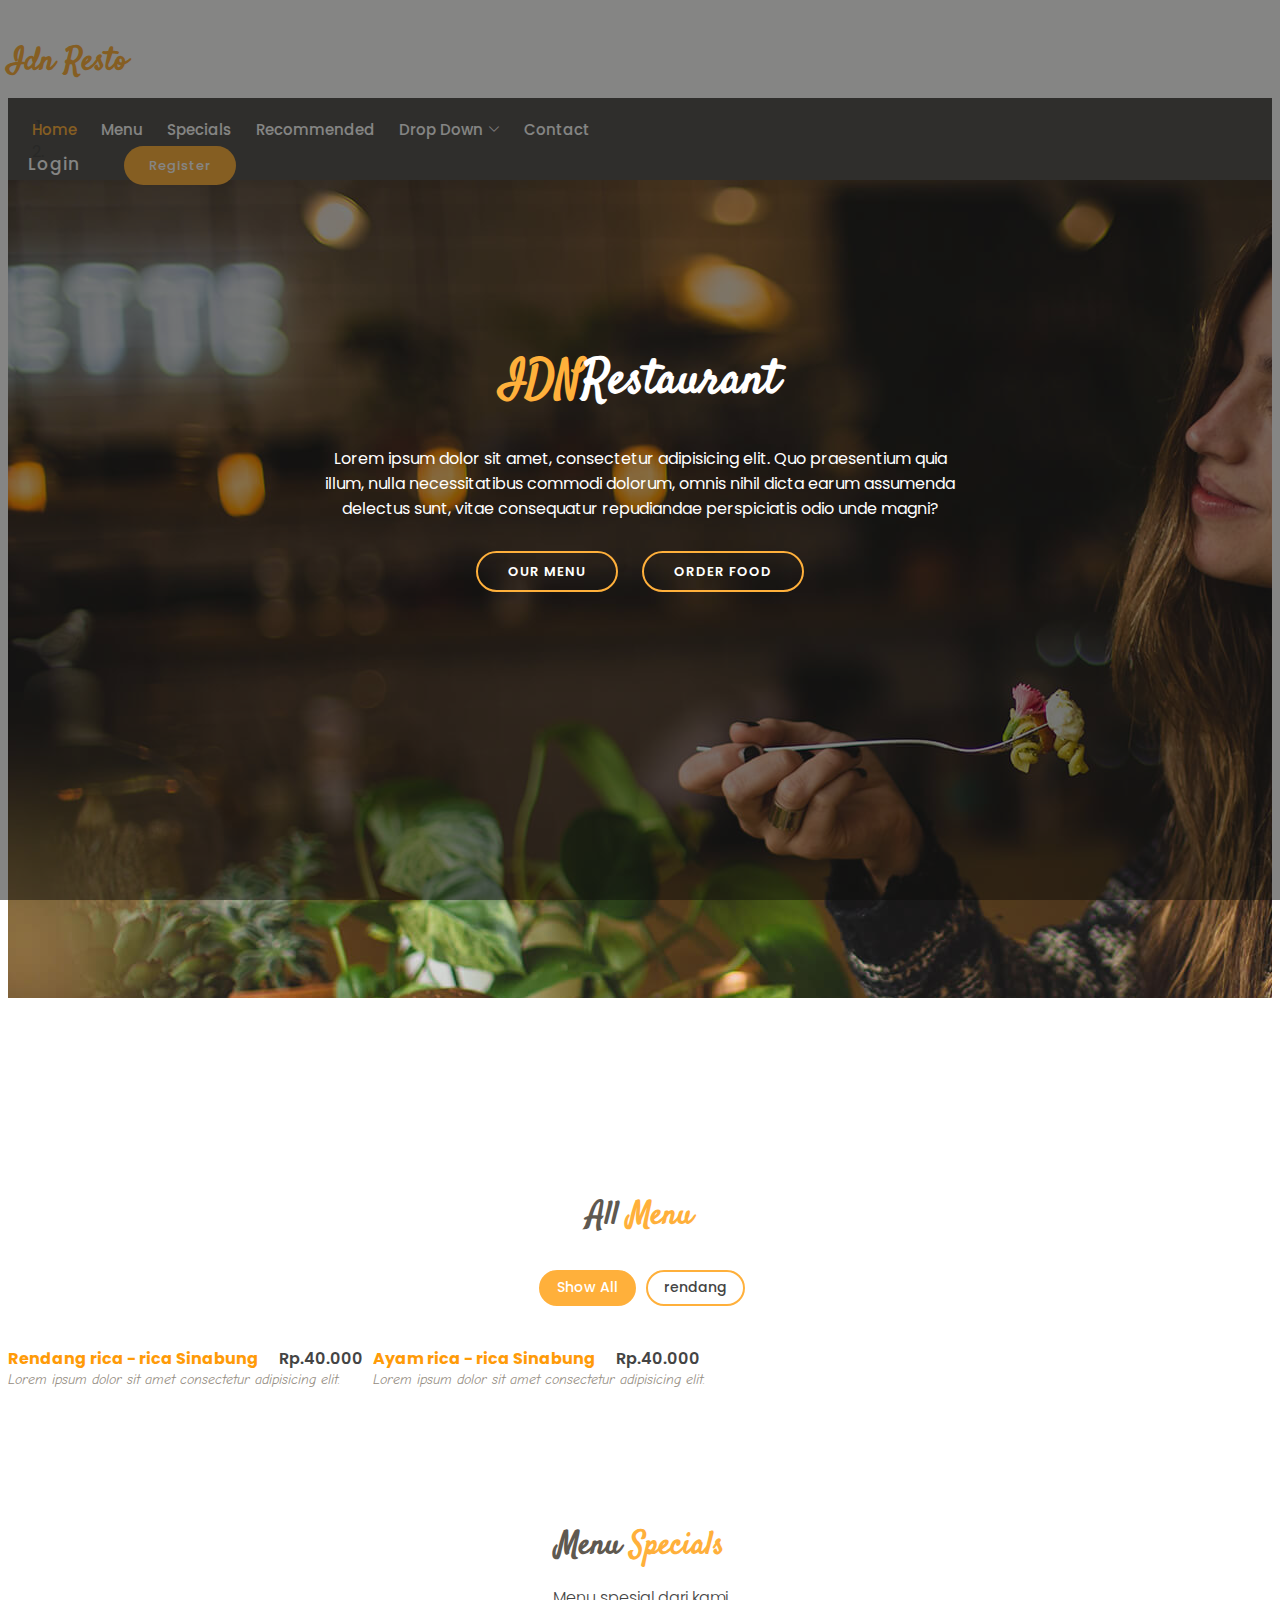
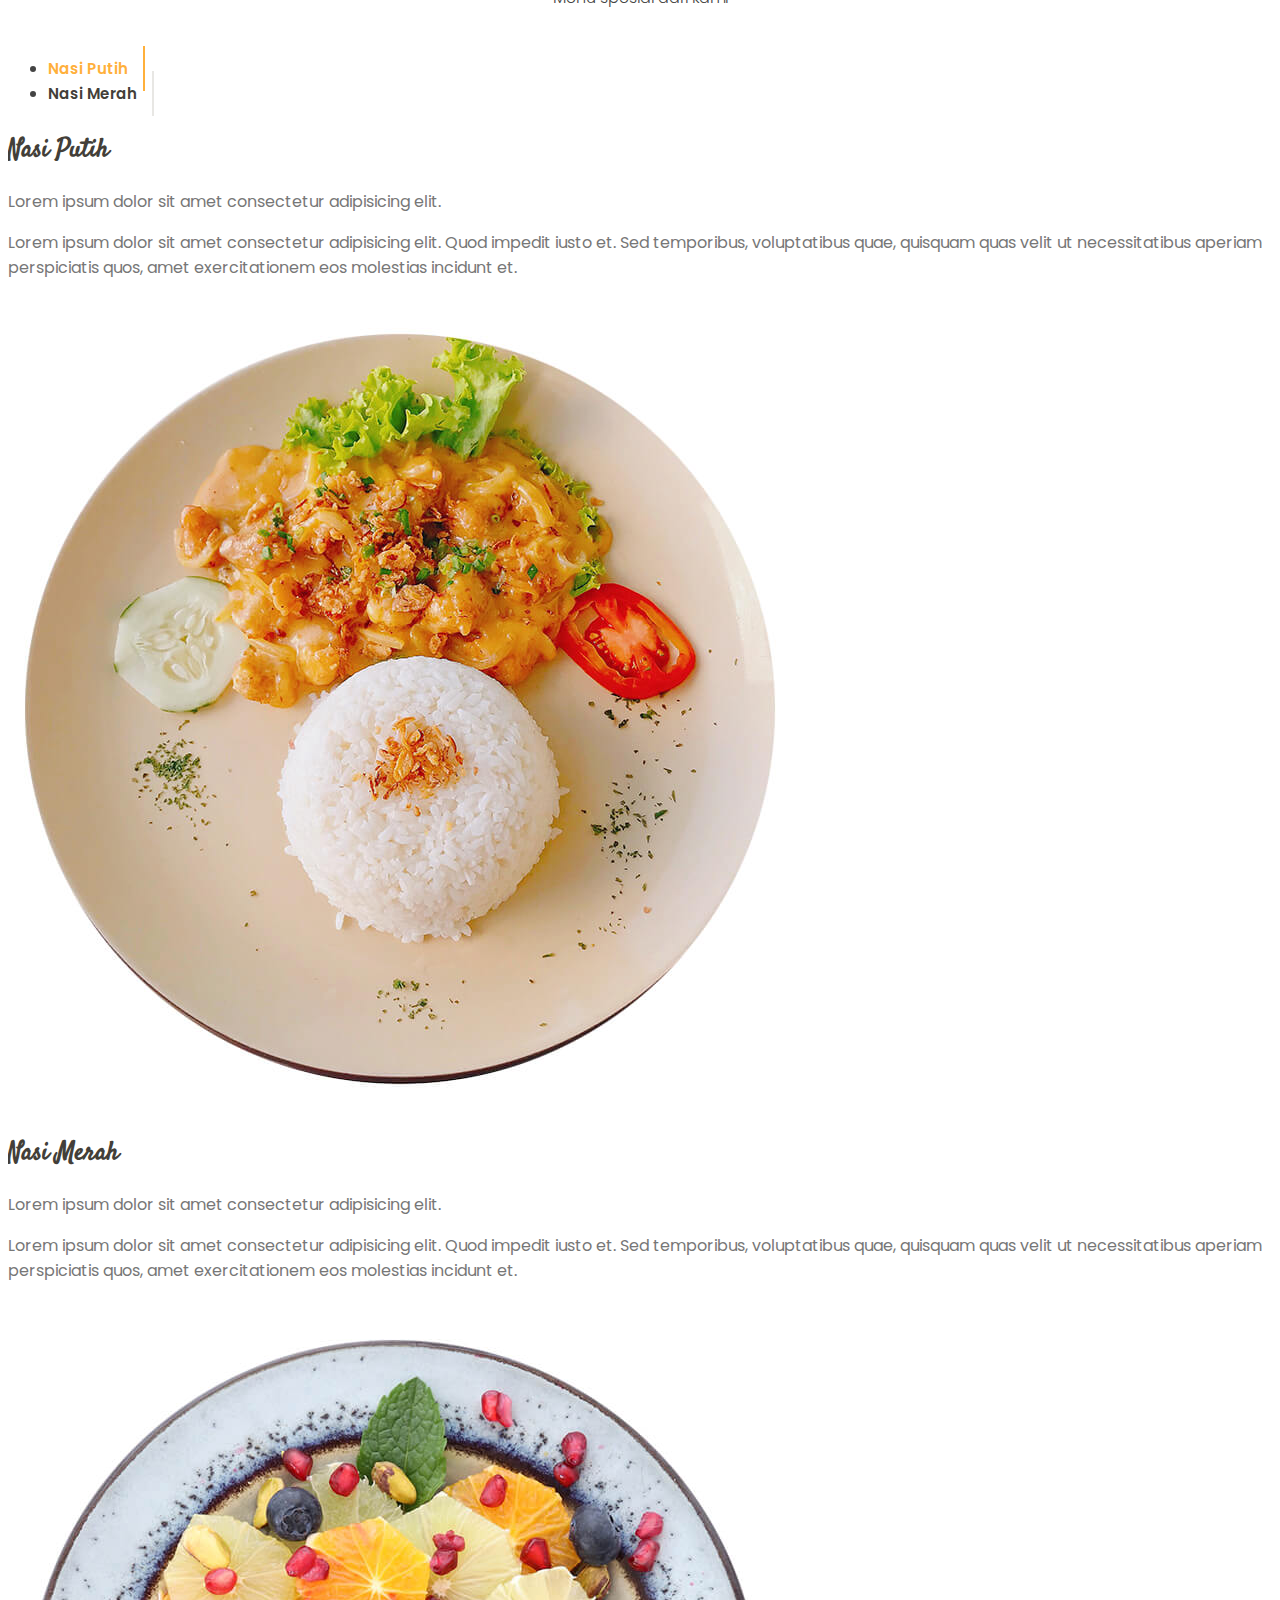
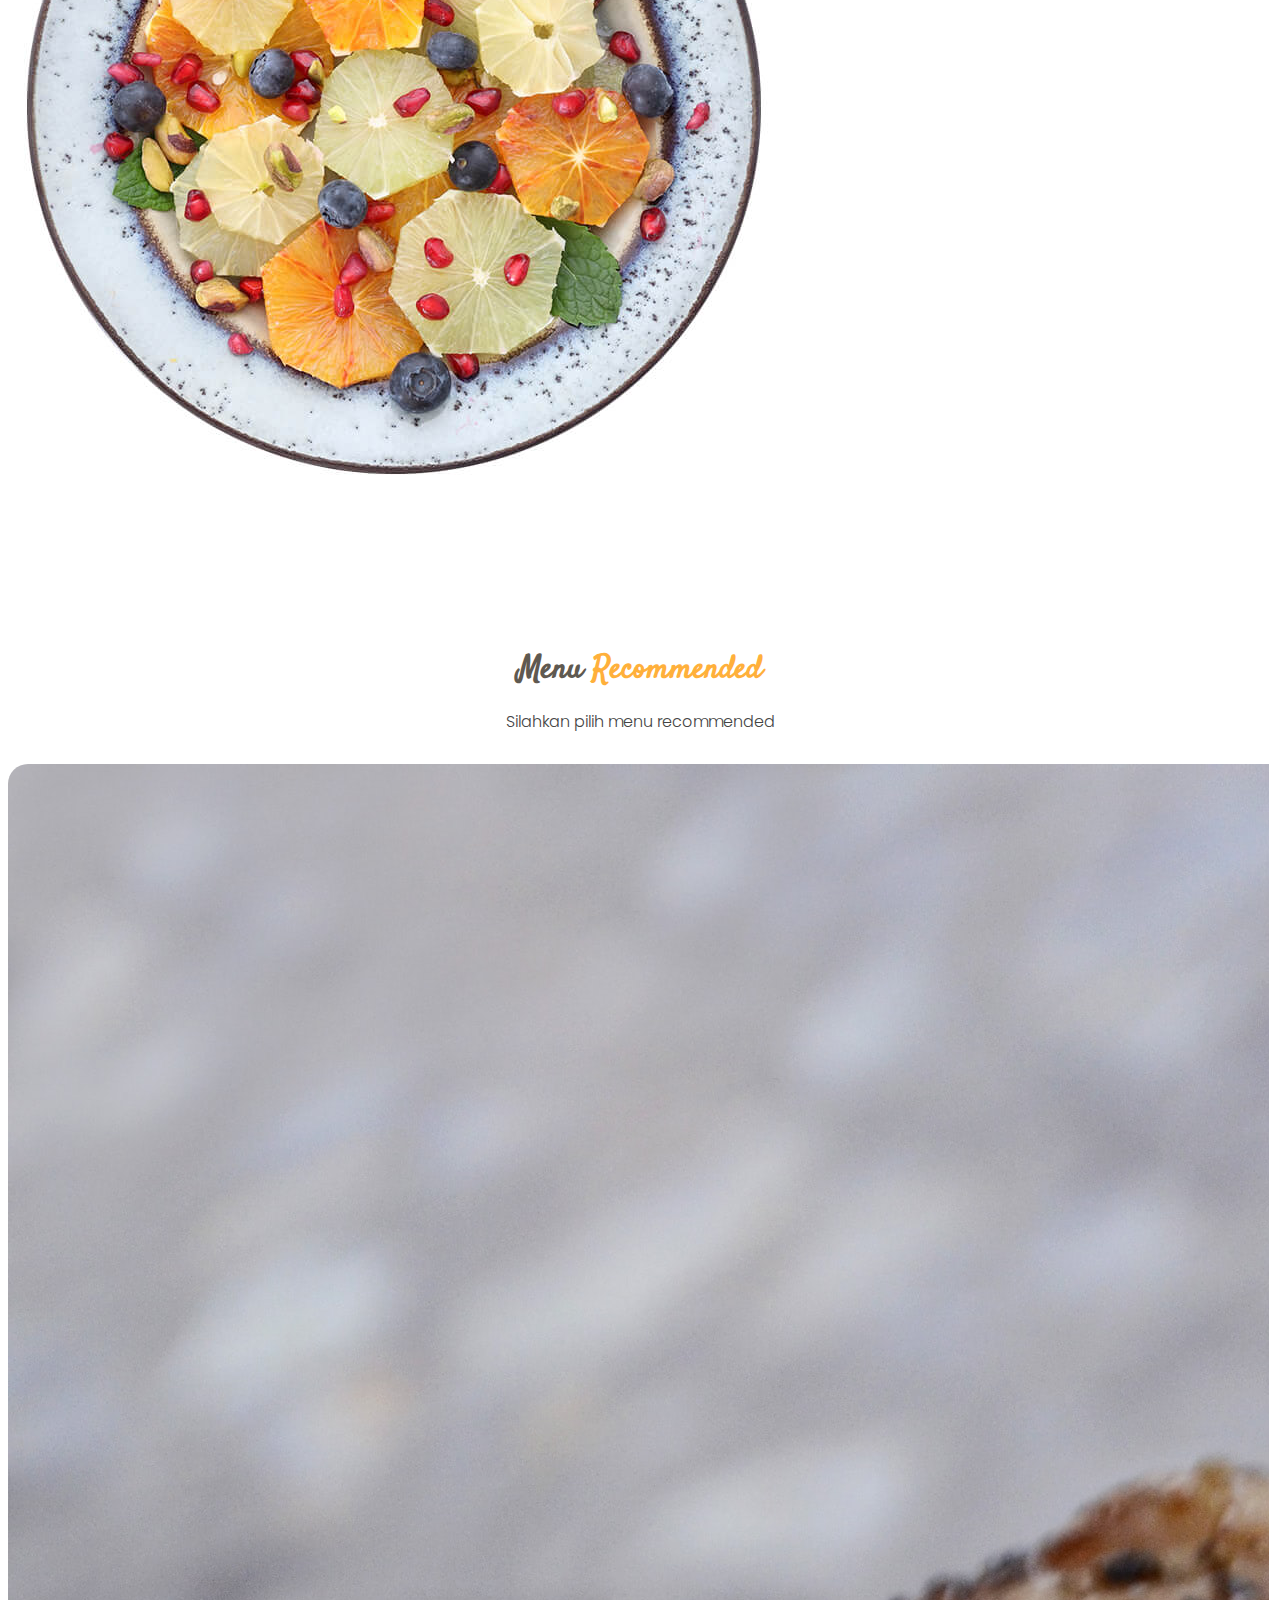
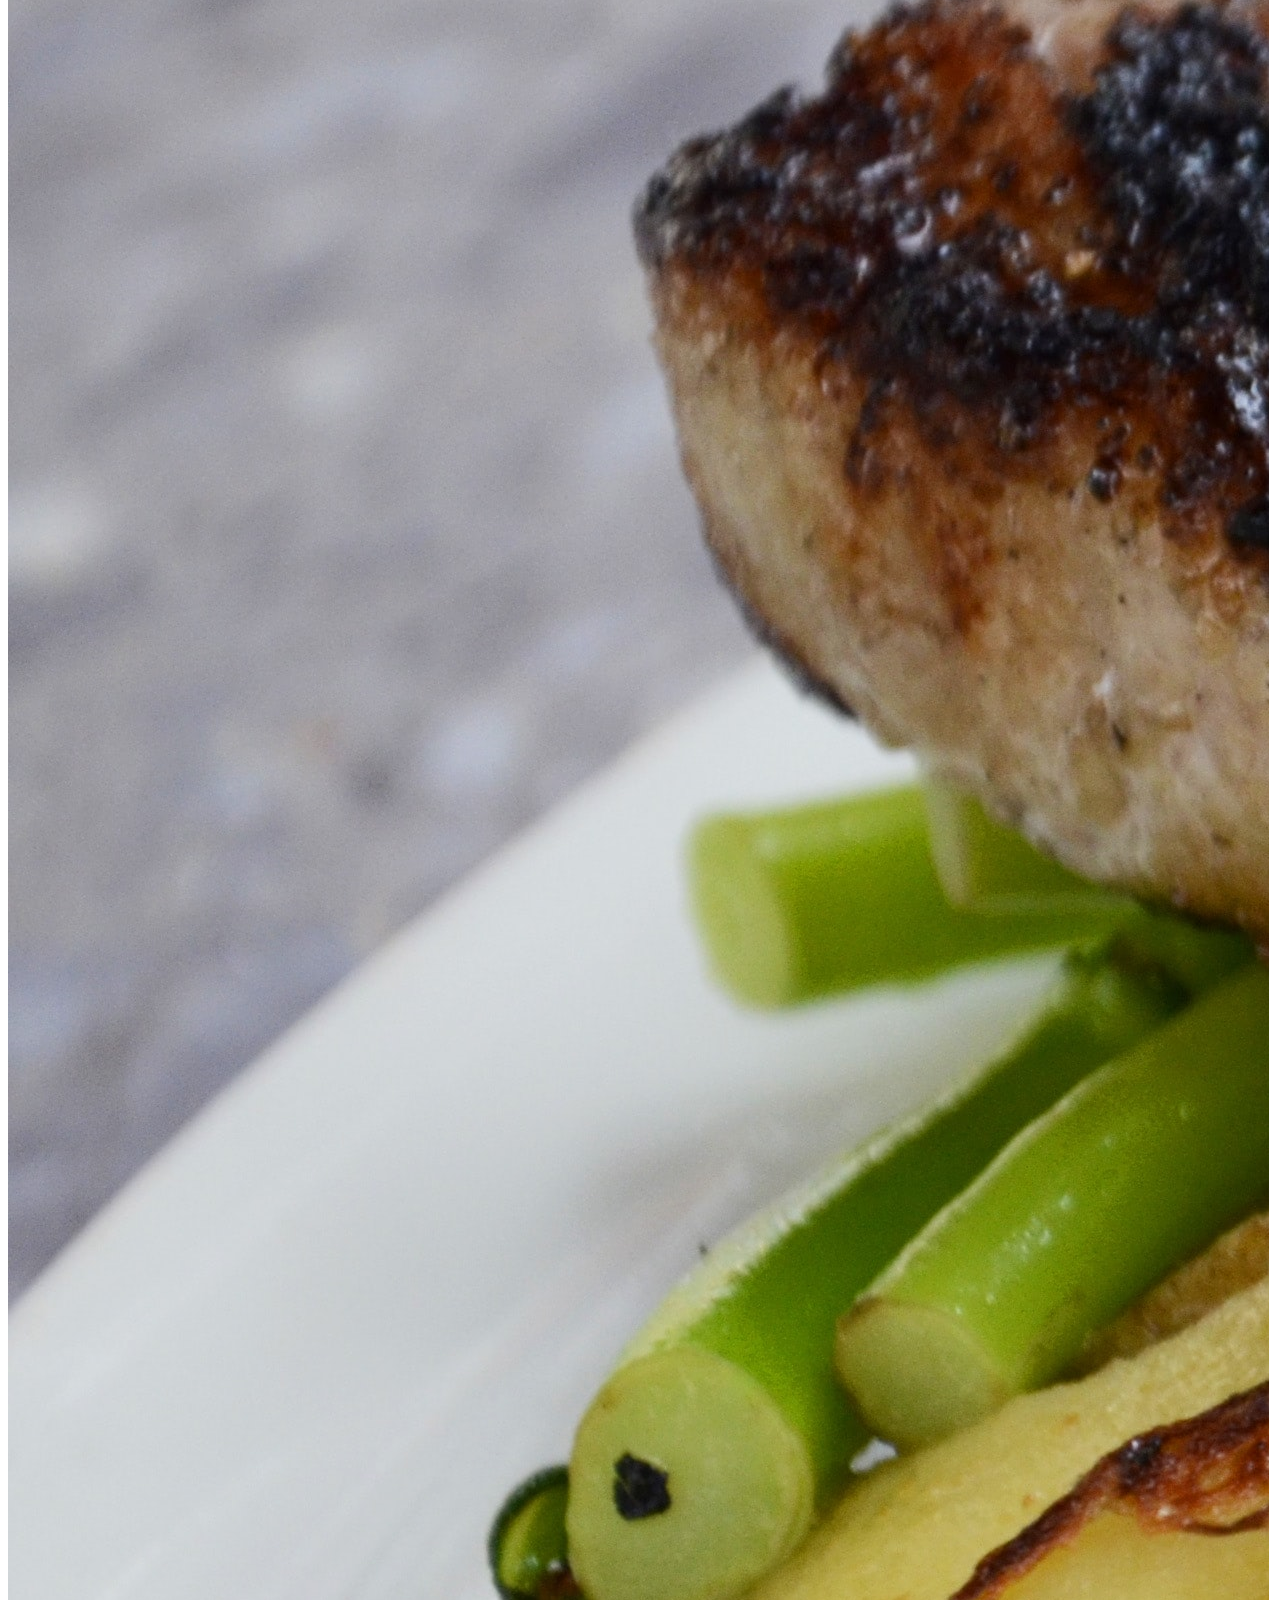
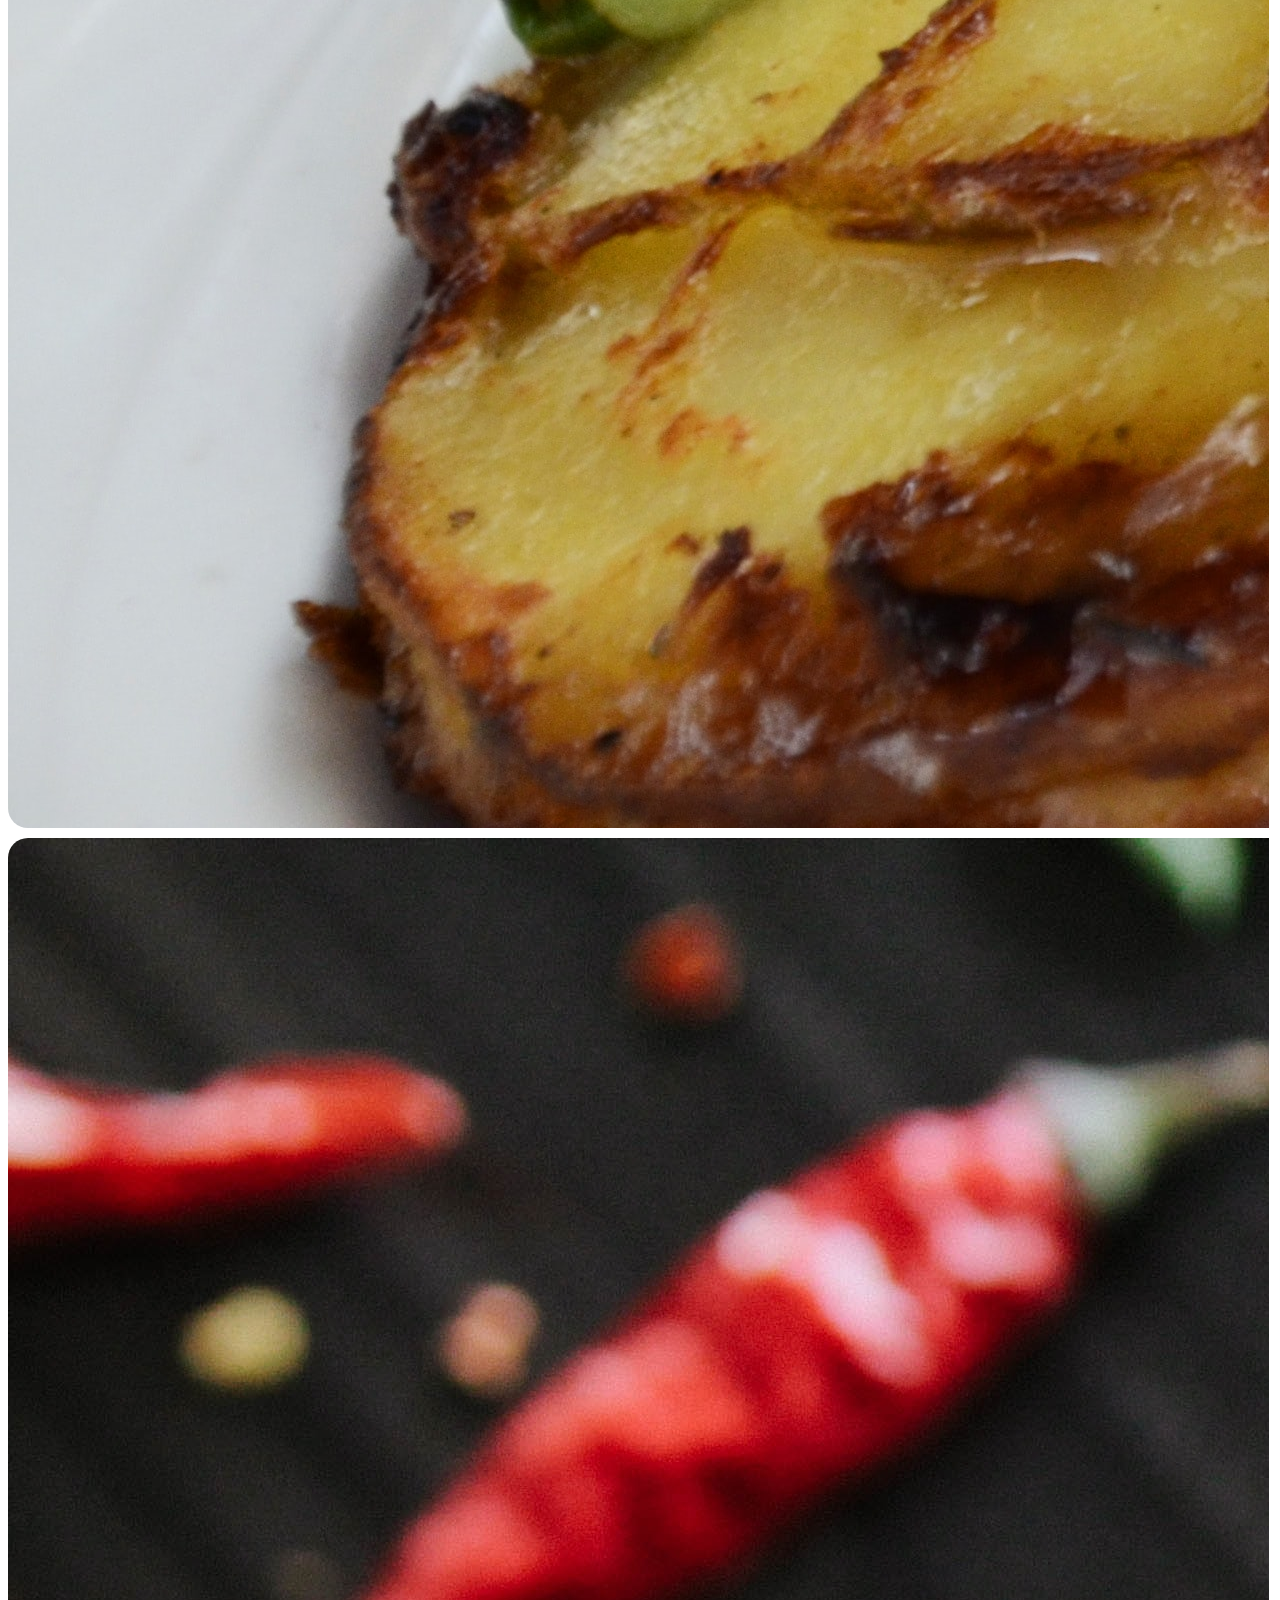
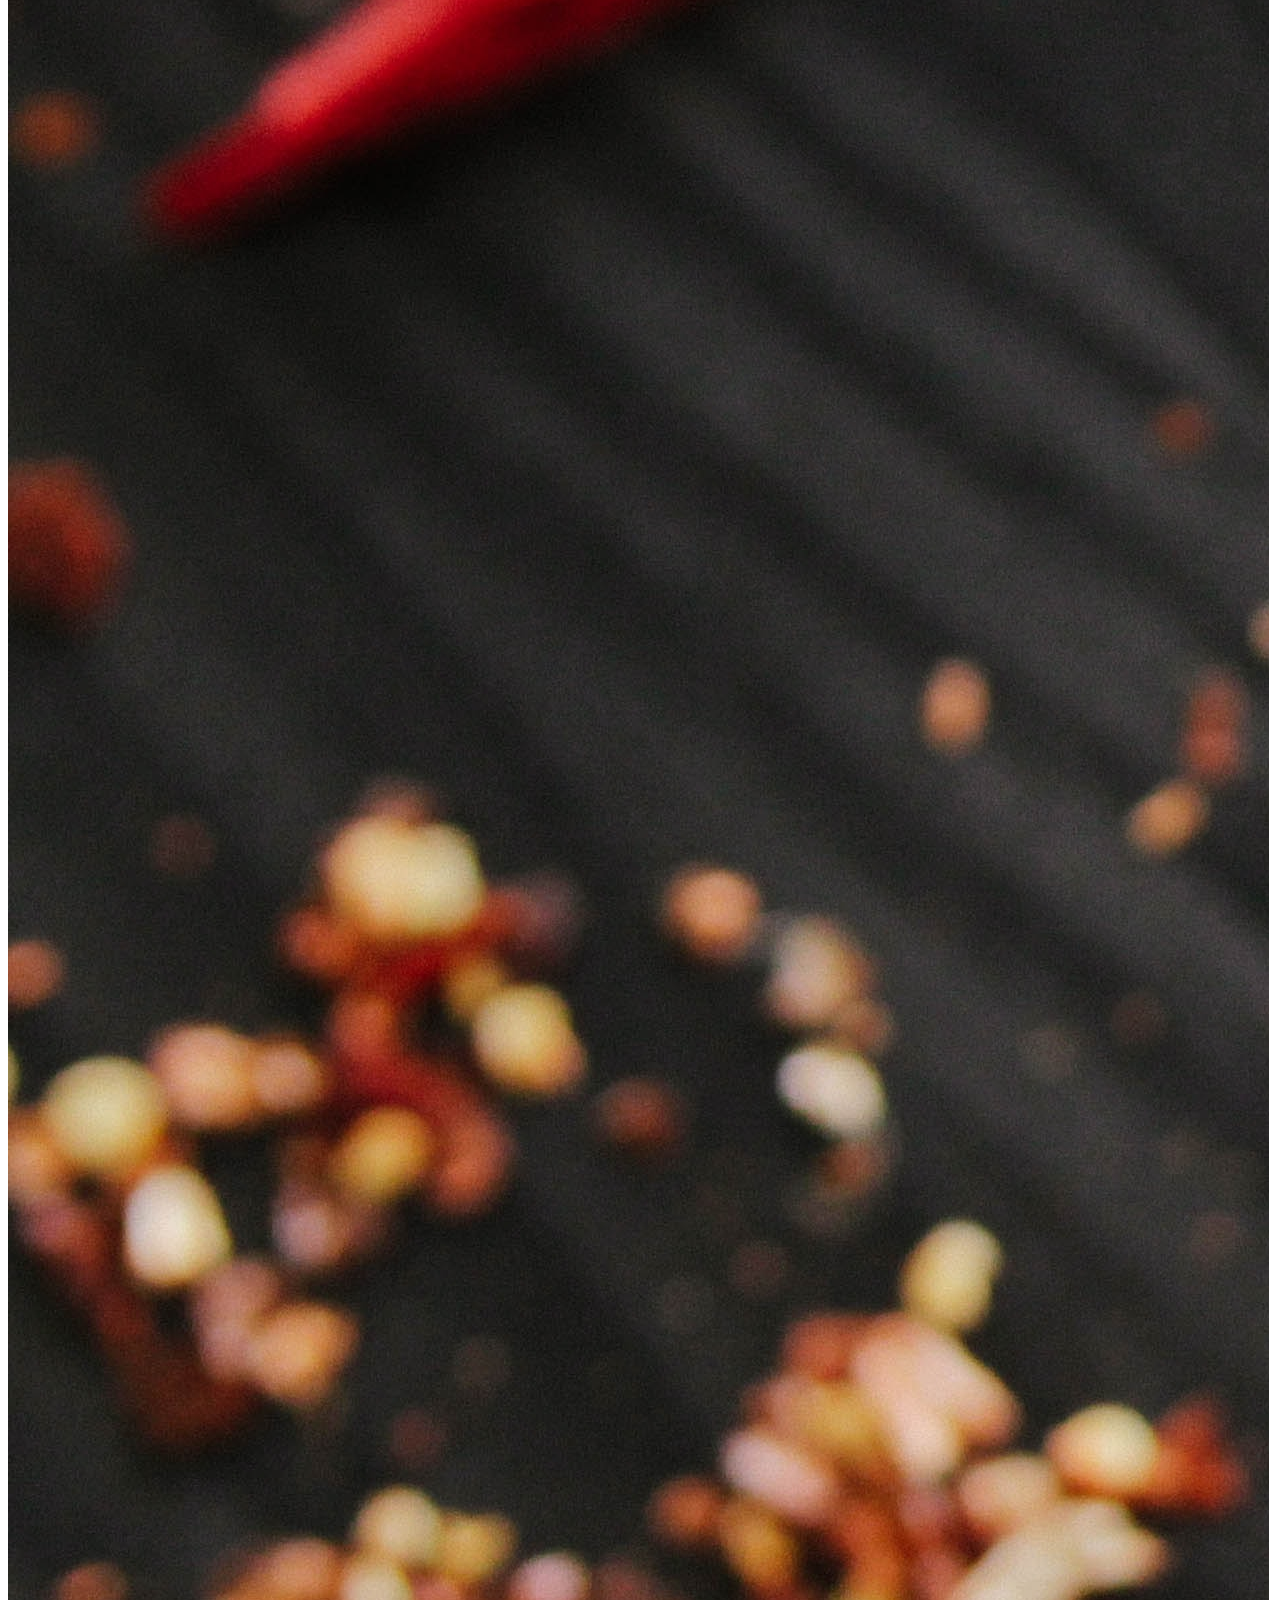
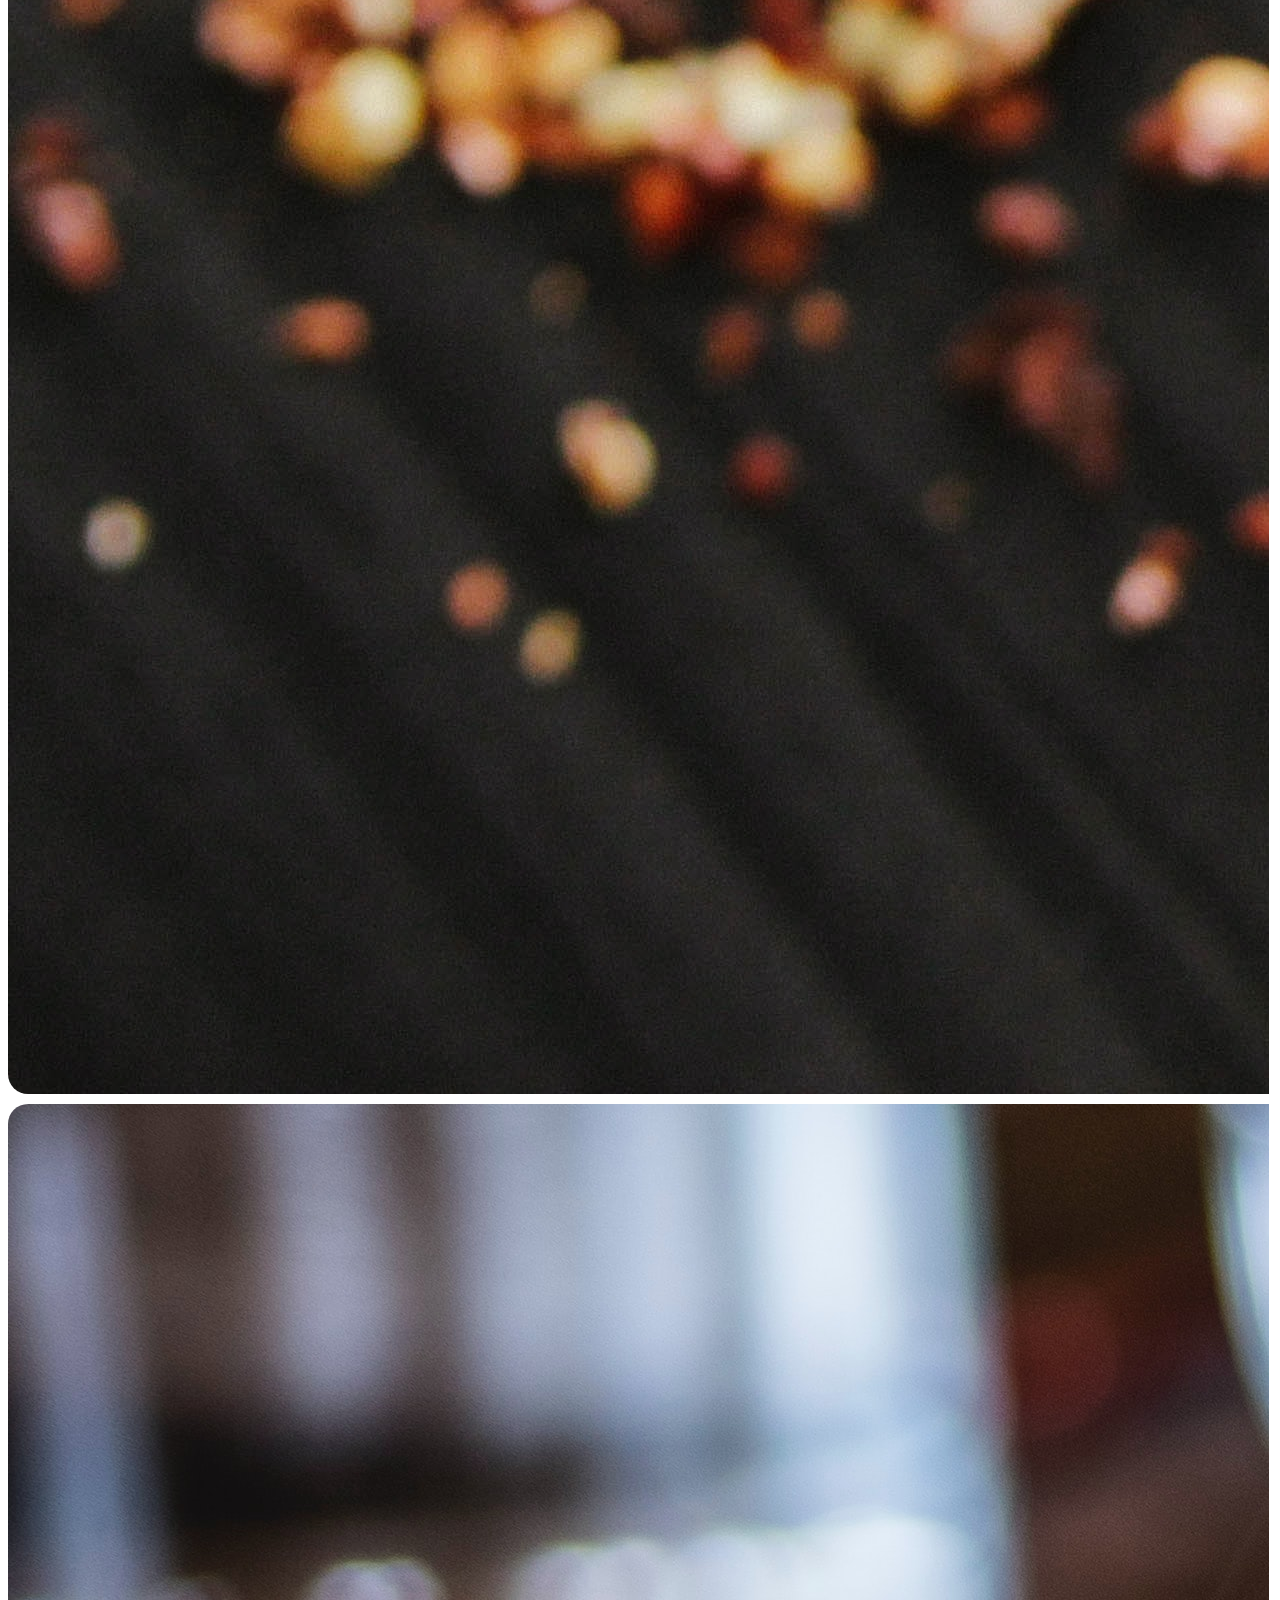
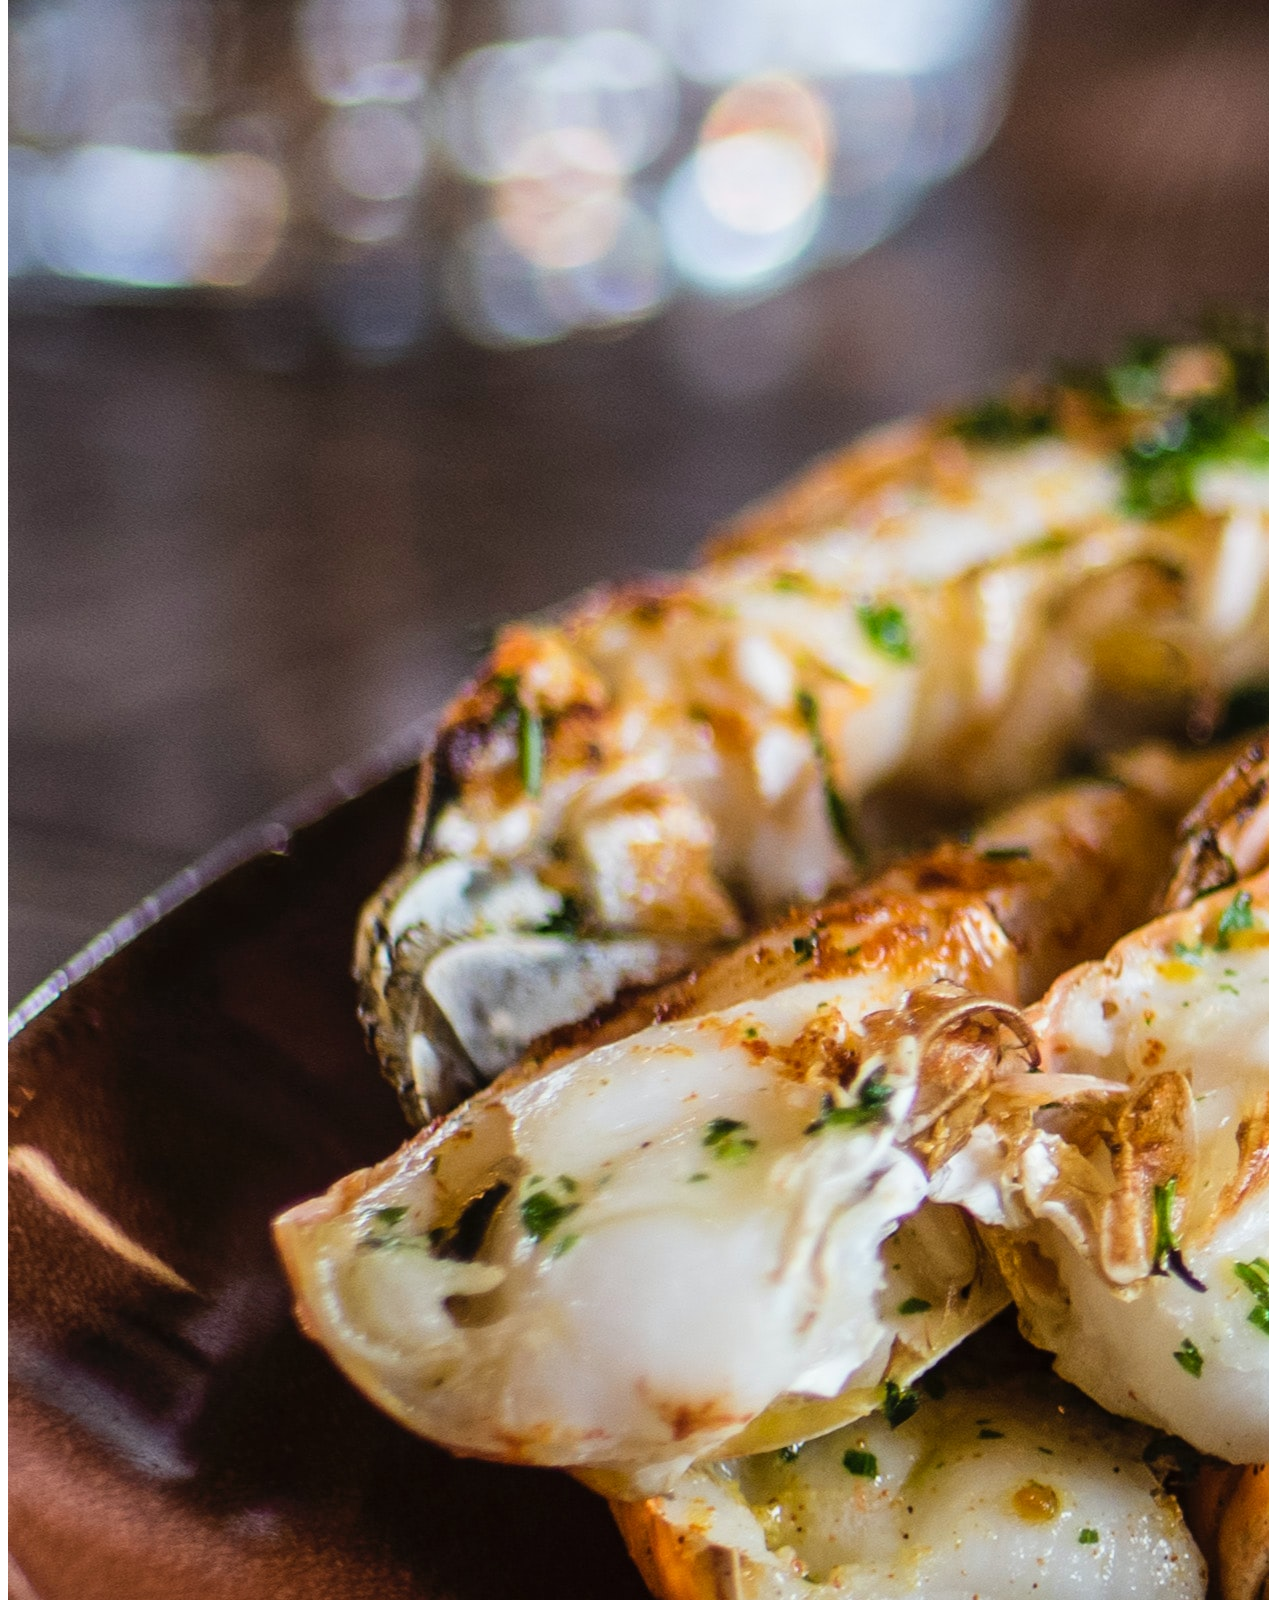
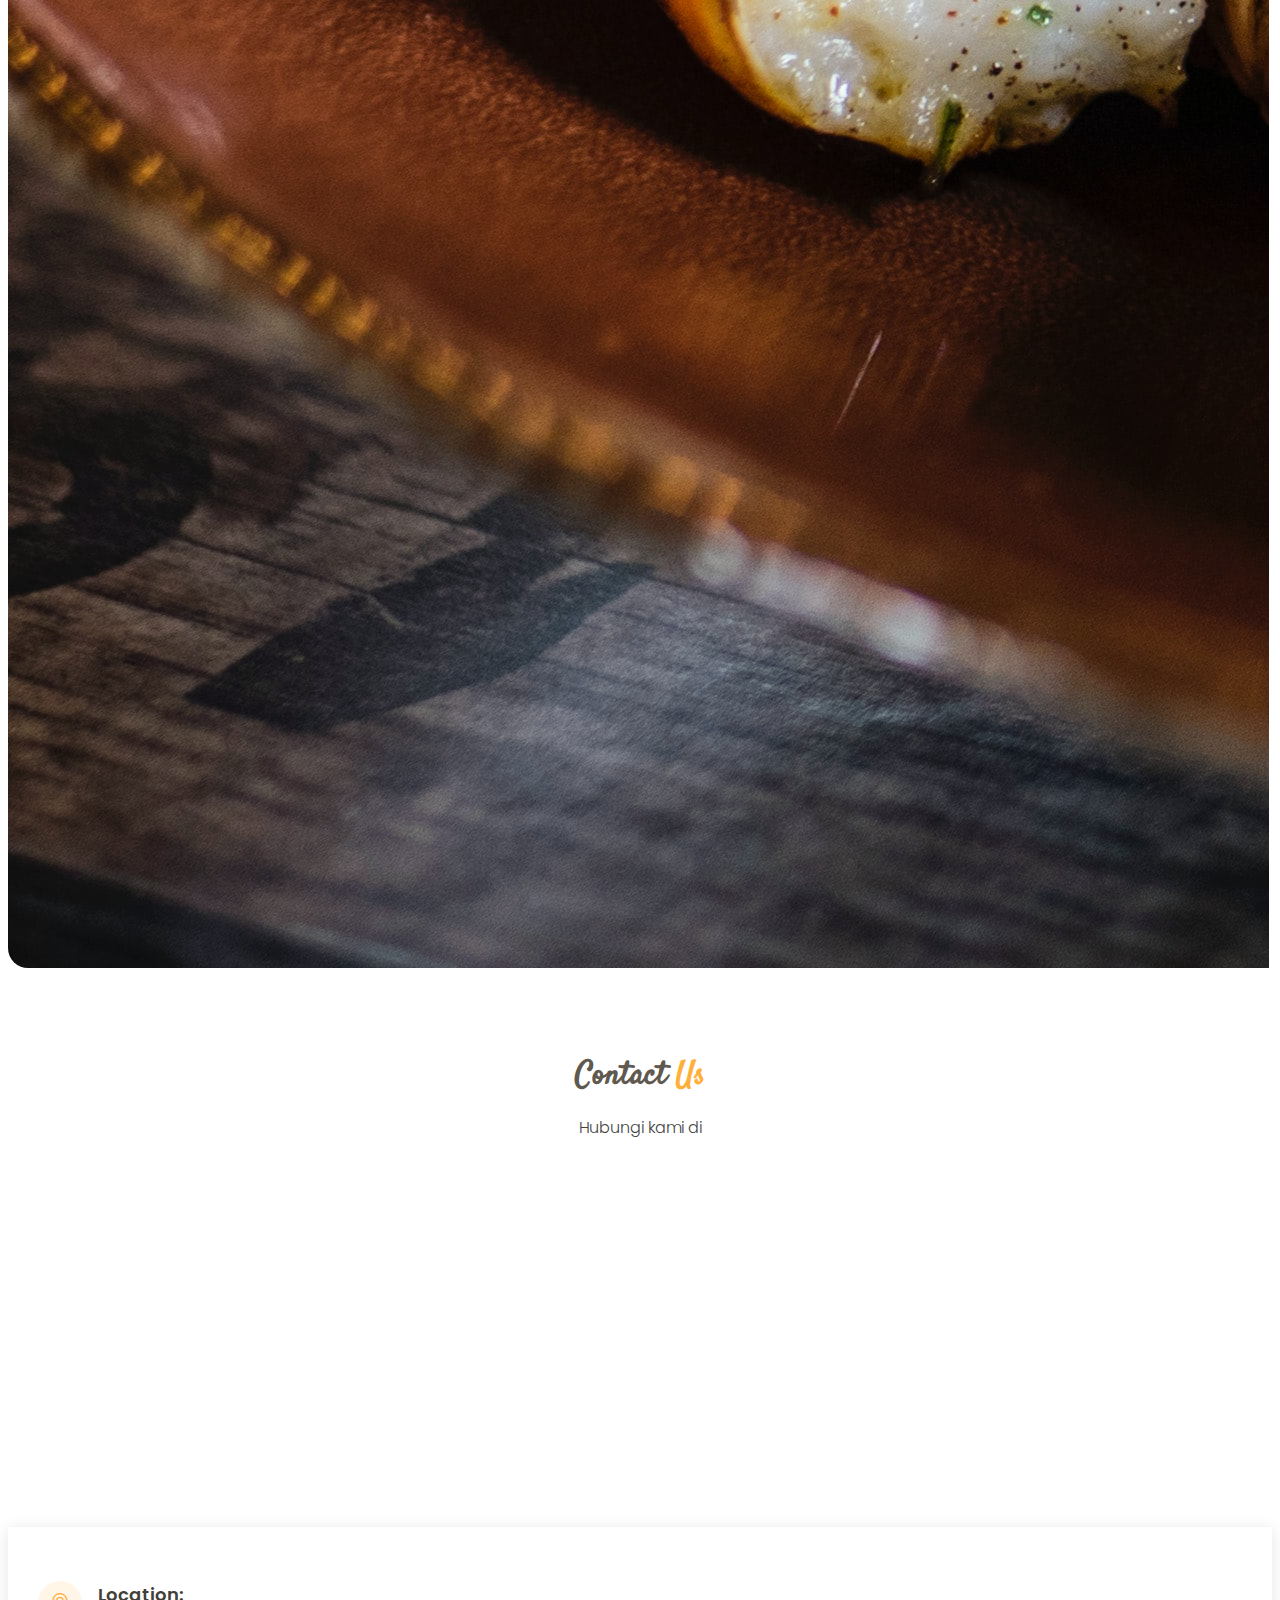
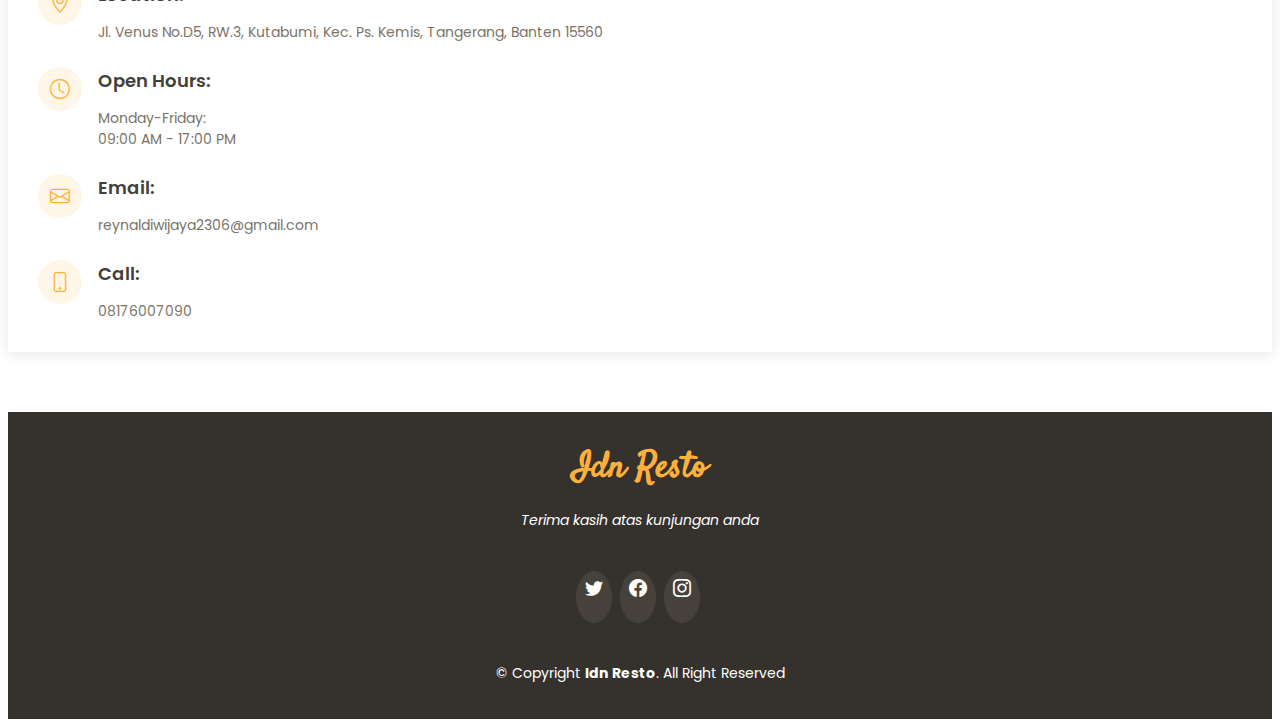
<file: index.html>
<!DOCTYPE html>
<html lang="en">

<head>
  <meta charset="utf-8">
  <meta content="width=device-width, initial-scale=1.0" name="viewport">

  <title>Dashboard</title>
  <meta content="" name="description">
  <meta content="" name="keywords">

  <!-- Favicons -->
  <link href="https://freepngimg.com/download/burger%20sandwich/72-hamburger-burger-png-image-mac-burger.png" rel="shortcut icon">
  <link href="assets/img/apple-touch-icon.png" rel="apple-touch-icon">

  <!-- Google Fonts -->
  <link href="https://fonts.googleapis.com/css?family=Poppins:300,300i,400,400i,600,600i,700,700i|Satisfy|Comic+Neue:300,300i,400,400i,700,700i" rel="stylesheet">

  <!-- Vendor CSS Files -->
  <link href="https://cdn.jsdelivr.net/npm/bootstrap@5.0.0-beta3/dist/css/bootstrap.min.css" rel="stylesheet" integrity="sha384-eOJMYsd53ii+scO/bJGFsiCZc+5NDVN2yr8+0RDqr0Ql0h+rP48ckxlpbzKgwra6" crossorigin="anonymous">
  <link rel="stylesheet" href="https://cdn.jsdelivr.net/npm/bootstrap-icons@1.4.0/font/bootstrap-icons.css">
  <link href="assets/vendor/animate.css/animate.min.css" rel="stylesheet">
  <link href="assets/vendor/boxicons/css/boxicons.min.css" rel="stylesheet">
  <link href="assets/vendor/glightbox/css/glightbox.min.css" rel="stylesheet">
  <link href="assets/vendor/swiper/swiper-bundle.min.css" rel="stylesheet">

  <!-- Template Main CSS File -->
  <link href="assets/css/style.css" rel="stylesheet">

</head>

<style>
  .imgRoundedCorner {
    border-radius: 20px;
  }
</style>

<body>

<!-- Header -->
<header id="header" class="d-flex align-items-center header-transparent fixed-top">
  <div class="container-fluid container-xl d-flex align-items-center justify-content-between">

    <!-- Brand -->
    <div class="me-auto">
      <h1>
        <a href="index.html">Idn Resto</a>
      </h1>
    </div>

    <nav id="navbar" class="navbar">
      <ul>
        <li class="nav-item"><a class="nav-link active" href="#">Home</a></li>
        <li class="nav-item"><a class="nav-link" href="#menu">Menu</a></li>
        <li class="nav-item"><a class="nav-link" href="#specials">Specials</a></li>
        <li class="nav-item"><a class="nav-link" href="#recommended">Recommended</a></li>
        <li class="dropdown"><a href="#"><span>Drop Down</span><i class="bi bi-chevron-down"></i></a>
          <ul class="dropdown-menu" aria-labelledby="navbarDropdown">
            <li><a class="dropdown-item" href="#">Action</a></li>
            <li><a class="dropdown-item" href="#">Another action</a></li>
            <li><hr class="dropdown-divider"></li>
            <li><a class="dropdown-item" href="#">Something else here</a></li>
          </ul>
        </li>
        <li class="nav-item"><a class="nav-link" href="#contact">Contact</a></li>
      </ul>
      <i class="bi bi-list mobile-nav-toggle"></i>
    </nav>

    <a href="login.html" class="login-btn ms-5">Login</a>
    <a href="register.html" class="book-a-table-btn ms-1">Register</a>

  </div>
</header>
<!-- End Header -->

<!-- Hero -->
  <section id="hero">
    <div class="hero-container">
      <div class="carousel slide carousel-fade" id="heroCarousel" data-base-interval="5000" data-bs-ride="carousel">
        <ol class="carousel-indicators" id="hero-carousel-indicators"></ol>
        <div class="carousel-inner" role="listbox">

          <!-- Slide-1 -->
            <div class="carousel-item active" style="background: url(assets/img/slide/slide-1.jpg);">
              <div class="carousel-container">
                <div class="carousel-content">
                  <h2 class="animate__animated animate__fadeInDown">
                    <span>IDN</span>Restaurant
                  </h2>
                  <p class="animate__animated animate__fadeInUp">
                    Lorem ipsum dolor sit amet, consectetur adipisicing elit. Quo praesentium quia illum, nulla necessitatibus commodi dolorum, omnis nihil dicta earum assumenda delectus sunt, vitae consequatur repudiandae perspiciatis odio unde magni?
                  </p>
                  <div>
                    <a href="#" class="btn-menu animate__animated animate__fadeInUp scrollto">Our Menu</a>
                    <a href="#" class="btn-menu animate__animated animate__fadeInUp scrollto">Order Food</a>
                  </div>
                </div>
              </div>
            </div>
          <!-- End Slide-1 -->

          <!-- Slide-2 -->
          <div class="carousel-item" style="background: url(assets/img/slide/slide-2.jpg);">
            <div class="carousel-container">
              <div class="carousel-content">
                <h2 class="animate__animated animate__fadeInDown">
                  <span>Restaurant</span>Idn
                </h2>
                <p class="animate__animated animate__fadeInUp">
                  Lorem ipsum dolor sit amet, consectetur adipisicing elit. Quo praesentium quia illum, nulla necessitatibus commodi dolorum, omnis nihil dicta earum assumenda delectus sunt, vitae consequatur repudiandae perspiciatis odio unde magni?
                </p>
                <div>
                  <a href="#" class="btn-menu animate__animated animate__fadeInUp scrollto">Our Menu</a>
                  <a href="#" class="btn-menu animate__animated animate__fadeInUp scrollto">Order Food</a>
                </div>
              </div>
            </div>
          </div>
        <!-- End Slide-2 -->
        </div>

         <!-- Tombol Prev & Next -->
         <a href="#heroCarousel" class="carousel-control-prev" role="button" data-bs-slide="prev">
           <!-- Bi untuk manggil icon -->
          <span class="carousel-control-prev-icon bi bi-chevron-left" arial-hidden="true"></span>
         </a>
         <a href="#heroCarousel" class="carousel-control-next" role="button" data-bs-slide="prev">
          <!-- Bi untuk manggil icon -->
         <span class="carousel-control-next-icon bi bi-chevron-right" arial-hidden="true"></span>
        </a>
         <!-- Tombol Prev & Next -->

      </div>
    </div>
  </section>
<!-- End Hero -->

<main id="main">

  <!-- Menu Section -->
  <section id="menu" class="menu"></section>
  <section class="menu">
    <div class="container">

      <div class="section-title">
        <h2>All <span> Menu</span></h2>
      </div>

      <div class="row">
        <div class="col-lg-12 d-flex justify-content-center">
          <ul id="menu-flters">
            <li data-filter="*" class="filter-active">Show All</li>
            <li data-filter=".filter-rendang">rendang</li>
          </ul>
        </div>
      </div>

      <div class="row menu-container">
         <div class="col-lg-6 menu-item filter-rendang">
            <div class="menu-content">
           <a href="#">Rendang rica - rica Sinabung</a><span>Rp.40.000</span>
         </div>
         <div class="menu-ingredients">
          Lorem ipsum dolor sit amet consectetur adipisicing elit.
         </div>
      </div>

      <div class="row menu-container">
        <div class="col-lg-6 menu-item filter-ayam">
           <div class="menu-content">
          <a href="#">Ayam rica - rica Sinabung</a><span>Rp.40.000</span>
        </div>
        <div class="menu-ingredients">
         Lorem ipsum dolor sit amet consectetur adipisicing elit.
        </div>
      </div>

    </div>
  </section>
  <!-- End Menu Section -->

  <!-- Specials -->
    <section id="specials" class="specials">
      <div class="container">
        <div class="section-title">
          <h2>Menu <span>Specials</span></h2>
          <p>Menu spesial dari kami</p>
        </div>

        <div class="row">
          <div class="col-lg-3">
            <ul class="nav nav-tabs flex-column">
              <li class="nav-item">
                <a href="#tab-1" data-bs-toggle="tab" class="nav-link active show">Nasi Putih</a>
              </li>
              <li class="nav-item">
                <a href="#tab-2" data-bs-toggle="tab" class="nav-link">Nasi Merah</a>
              </li>
            </ul>
          </div>

          <div class="col-lg-9 mt-4 mt-lg-0">
            <div class="tab-content">

              <div class="tab-pane active show" id="tab-1">
                <div class="row">
                  <div class="col-lg-8 details order-2 order-lg-1">
                    <h3>Nasi Putih</h3>
                    <p class="font-italic">Lorem ipsum dolor sit amet consectetur adipisicing elit.</p>
                    <p>Lorem ipsum dolor sit amet consectetur adipisicing elit. Quod impedit iusto et. Sed temporibus, voluptatibus quae, quisquam quas velit ut necessitatibus aperiam perspiciatis quos, amet exercitationem eos molestias incidunt et.</p>
                  </div>
                  <div class="col-lg-4 text-center order-1 order-lg-2">
                    <img src="assets/img/specials-1.jpg" class="img-fluid">
                  </div>
                </div>
              </div>

              <div class="tab-pane" id="tab-2">
                <div class="row">
                  <div class="col-lg-8 details order-2 order-lg-1">
                    <h3>Nasi Merah</h3>
                    <p class="font-italic">Lorem ipsum dolor sit amet consectetur adipisicing elit.</p>
                    <p>Lorem ipsum dolor sit amet consectetur adipisicing elit. Quod impedit iusto et. Sed temporibus, voluptatibus quae, quisquam quas velit ut necessitatibus aperiam perspiciatis quos, amet exercitationem eos molestias incidunt et.</p>
                  </div>
                  <div class="col-lg-4 text-center order-1 order-lg-2">
                    <img src="assets/img/specials-2.jpg" class="img-fluid">
                  </div>
                </div>
              </div>

            </div>
          </div>

        </div>
      </div>
    </section>
  <!-- End Specials -->

  <!-- Recommended -->
    <section class="gallery" id="recommended">
      <div class="container-fluid">

        <div class="section-title">
          <h2>Menu <span>Recommended</span></h2>
          <p>Silahkan pilih menu recommended</p>
        </div>

        <div class="row justify-content-center">

          <div class="col-lg-3 col-md-4">
            <div class="gallery-item">
              <a href="assets/img/food/food-1.jpg" class="gallery-lightbox">
                <img src="assets/img/food/food-1.jpg" class="img-fluid imgRoundedCorner">
              </a>
            </div>
          </div>

          <div class="col-lg-3 col-md-4">
            <div class="gallery-item">
              <a href="assets/img/food/food-2.jpg" class="gallery-lightbox">
                <img src="assets/img/food/food-2.jpg" class="img-fluid imgRoundedCorner">
              </a>
            </div>
          </div>

          <div class="col-lg-3 col-md-4">
            <div class="gallery-item">
              <a href="assets/img/food/food-3.jpg" class="gallery-lightbox">
                <img src="assets/img/food/food-3.jpg" class="img-fluid imgRoundedCorner">
              </a>
            </div>
          </div>

        </div>

      </div>
    </section>

  <!-- End Recommended -->

  <!-- Contact -->
    <section id="contact" class="contact">

      <div class="section-title">
        <h2>Contact <span>Us</span></h2>
        <p>Hubungi kami di</p>
      </div>

      <div class="map">
        <iframe src="https://www.google.com/maps/embed?pb=!1m18!1m12!1m3!1d1744.4895515716573!2d106.56632998781065!3d-6.157072216893242!2m3!1f0!2f0!3f0!3m2!1i1024!2i768!4f13.1!3m3!1m2!1s0x2e69ff911d41eb05%3A0xa32ff51461364276!2sMETROSIAR.COM!5e0!3m2!1sid!2sid!4v1617090320971!5m2!1sid!2sid" frameborder="0" allowfullscreen style="border: 0; width: 100%; height: 350px;">
        </iframe>
      </div>

      <div class="container mt-5">
        <div class="info-wrap">
          <div class="row">

            <div class="col-lg-3 col-md-6 info">
              <i class="bi bi-geo-alt"></i>
              <h4>Location:</h4>
              <p>Jl. Venus No.D5, RW.3, Kutabumi, Kec. Ps. Kemis, Tangerang, Banten 15560</p>
            </div>

            <div class="col-lg-3 col-md-6 info">
              <i class="bi bi-clock"></i>
              <h4>Open Hours:</h4>
              <p>Monday-Friday:<br>09:00 AM - 17:00 PM</p>
            </div>

            <div class="col-lg-3 col-md-6 info">
              <i class="bi bi-envelope"></i>
              <h4>Email:</h4>
              <p>reynaldiwijaya2306@gmail.com</p>
            </div>

            <div class="col-lg-3 col-md-6 info">
              <i class="bi bi-phone"></i>
              <h4>Call:</h4>
              <p>08176007090</p>
            </div>

          </div>
        </div>
      </div>

    </section>
  <!-- End Contact -->

  <!-- Footer -->
    <footer id="footer">

      <div class="container">
        <h3>Idn Resto</h3>
        <p>Terima kasih atas kunjungan anda</p>
      </div>

      <div class="social-links">
        <a href="#" class="twitter"><i class="bi bi-twitter"></i></a>
        <a href="#" class="facebook" target="_blank"><i class="bi bi-facebook"></i></a>
        <a href="#" class="instagram"><i class="bi bi-instagram"></i></a>
      </div>

      <div class="copyright">
        &copy; Copyright <strong>Idn Resto</strong>. All Right Reserved
      </div>

    </footer>

    <!-- End Footer -->


</main>

  <!-- Vendor JS Files -->
  <script src="assets/vendor/bootstrap/js/bootstrap.bundle.min.js"></script>
  <script src="assets/vendor/glightbox/js/glightbox.min.js"></script>
  <script src="assets/vendor/isotope-layout/isotope.pkgd.min.js"></script>
  <script src="assets/vendor/php-email-form/validate.js"></script>
  <script src="assets/vendor/swiper/swiper-bundle.min.js"></script>

  <!-- Template Main JS File -->
  <script src="assets/js/main.js"></script>

</body>

</html>
</file>
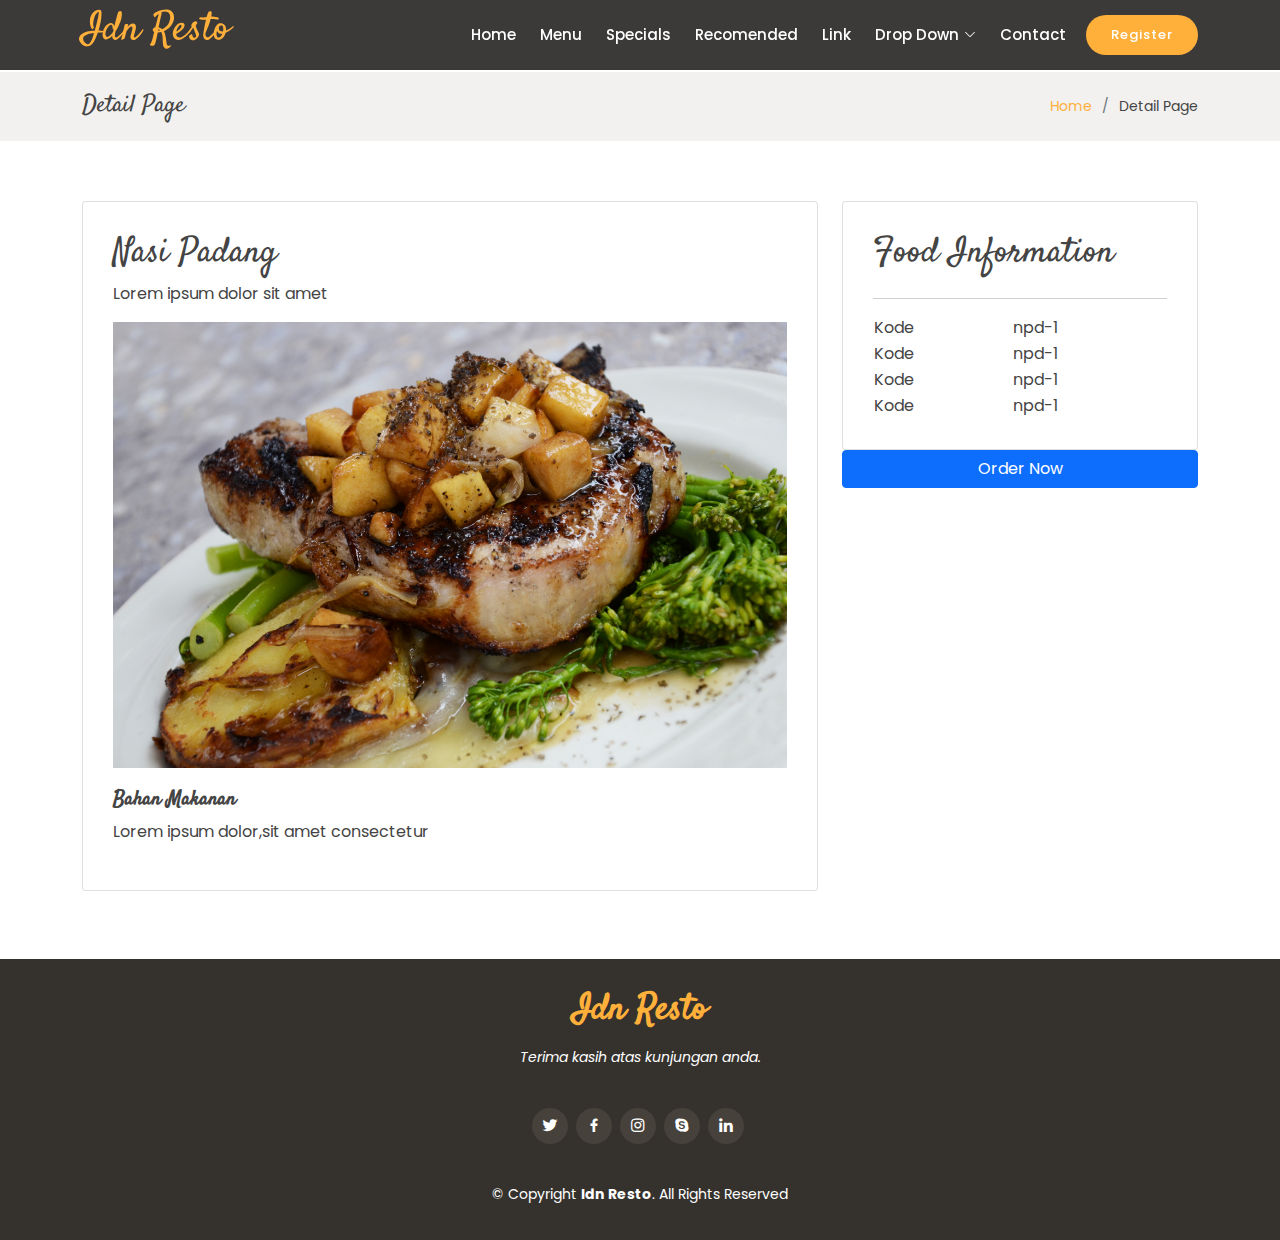
<file: detail.html>
<!DOCTYPE html>
<html lang="en">

<head>
  <meta charset="utf-8">
  <meta content="width=device-width, initial-scale=1.0" name="viewport">

  <title>Detail</title>
  <meta content="" name="description">
  <meta content="" name="keywords">

  <!-- Favicons -->
  <link href="assets/img/favicon.png" rel="icon">
  <link href="assets/img/apple-touch-icon.png" rel="apple-touch-icon">

  <!-- Google Fonts -->
  <link href="https://fonts.googleapis.com/css?family=Poppins:300,300i,400,400i,600,600i,700,700i|Satisfy|Comic+Neue:300,300i,400,400i,700,700i" rel="stylesheet">

  <!-- Vendor CSS Files -->
  <link href="assets/vendor/animate.css/animate.min.css" rel="stylesheet">
  <link href="assets/vendor/bootstrap/css/bootstrap.min.css" rel="stylesheet">
  <link href="assets/vendor/bootstrap-icons/bootstrap-icons.css" rel="stylesheet">
  <link href="assets/vendor/boxicons/css/boxicons.min.css" rel="stylesheet">
  <link href="assets/vendor/glightbox/css/glightbox.min.css" rel="stylesheet">
  <link href="assets/vendor/swiper/swiper-bundle.min.css" rel="stylesheet">

  <!-- Template Main CSS File -->
  <link href="assets/css/style.css" rel="stylesheet">

  <!-- =======================================================
  * Template Name: Idn Resto - v4.0.1
  * Template URL: https://bootstrapmade.com/Idn Resto-free-restaurant-bootstrap-theme/
  * Author: BootstrapMade.com
  * License: https://bootstrapmade.com/license/
  ======================================================== -->
</head>

<body>


  <!-- ======= Header ======= -->
  <header id="header-detail" class="fixed-top d-flex align-items-center ">
    <div class="container-fluid container-xl d-flex align-items-center justify-content-between">

      <div class="logo me-auto">
        <h1><a href="index.html">Idn Resto</a></h1>
        <!-- Uncomment below if you prefer to use an image logo -->
        <!-- <a href="index.html"><img src="assets/img/logo.png" alt="" class="img-fluid"></a>-->
      </div>

      <nav id="navbar" class="navbar ">

            <ul>
              <li class="nav-item"><a class="nav-link"  href="#">Home</a></li>
              <li class="nav-item"><a class="nav-link"  href="#menu">Menu</a></li>
              <li class="nav-item"><a class="nav-link"  href="#specials">Specials</a></li>
              <li class="nav-item"><a class="nav-link"  href="#recomended">Recomended</a></li>



              <li class="nav-item">
                <a class="nav-link" href="#">Link</a>
              </li>
              <li class="dropdown"><a href="#"><span>Drop Down</span><i class="bi bi-chevron-down"></i></a>

                <ul class="dropdown-menu" aria-labelledby="navbarDropdown">
                  <li><a class="dropdown-item" href="#">Action</a></li>
                  <li><a class="dropdown-item" href="#">Another action</a></li>
                  <li><hr class="dropdown-divider"></li>
                  <li><a class="dropdown-item" href="#">Something else here</a></li>
                </ul>
              </li>
              <li class="nav-item"><a class="nav-link"  href="#contact">Contact</a></li>
            </ul>
            <i class="bi bi-list mobile-nav-toggle"></i>
      </nav>
<!-- .navbar -->

      <a href="#book-a-table" class="book-a-table-btn scrollto">Register</a>

    </div>
  </header><!-- End Header -->

  <main id="main">

    <!-- ======= Breadcrumbs Section ======= -->
    <section class="breadcrumbs">
      <div class="container">

        <div class="d-flex justify-content-between align-items-center">
          <h2>Detail Page</h2>
          <ol>
            <li><a href="index.html">Home</a></li>
            <li>Detail Page</li>
          </ol>
        </div>

      </div>
    </section><!-- End Breadcrumbs Section -->

    <section class="Detail-page">
      <div class="container">

        <div class="row">

          <!-- Detail -->
          <div class="col-lg-8 pl-lg-0 mb-2">
            <div class="card card-detail">
              <h1 style="font-size: 35px;">Nasi Padang</h1>
              <p>Lorem ipsum dolor sit amet</p>
              <img src="assets/img/food/food-1.jpg" style="width: 100%;">

              <h2 class="bahan">Bahan Makanan</h2>
              <p>Lorem ipsum dolor,sit amet consectetur</p>
            </div>
            </div>
<!-- EndDetail -->

     <!-- Informasi -->
     <div class="col-lg-4">
      <div class="card card-detail tambahan">
        <h1 style="font-size: 35px;">Food Information</h1>
        <hr>
        <table>
          <tr>
            <td class="key">Kode</td>
            <td class="value">npd-1</td>
          </tr>
          <tr>
            <td class="key">Kode</td>
            <td class="value">npd-1</td>
          </tr>
          <tr>
            <td class="key">Kode</td>
            <td class="value">npd-1</td>
          </tr>
          <tr>
            <td class="key">Kode</td>
            <td class="value">npd-1</td>
          </tr>
        </table>
      </div>
      <div class="d-grid">
        <a href="#" class="btn btn-primary">Order Now</a>
      </div>

      </div>
    </div>
<!-- End Informasi -->
        </div>
        </div>
    </section>

  </main><!-- End #main -->

  <!-- ======= Footer ======= -->
  <footer id="footer">
    <div class="container">
      <h3>Idn Resto</h3>
      <p>Terima kasih atas kunjungan anda.</p>
      <div class="social-links">
        <a href="#" class="twitter"><i class="bx bxl-twitter"></i></a>
        <a href="#" class="facebook"><i class="bx bxl-facebook"></i></a>
        <a href="#" class="instagram"><i class="bx bxl-instagram"></i></a>
        <a href="#" class="google-plus"><i class="bx bxl-skype"></i></a>
        <a href="#" class="linkedin"><i class="bx bxl-linkedin"></i></a>
      </div>
      <div class="copyright">
        &copy; Copyright <strong><span>Idn Resto</span></strong>. All Rights Reserved
      </div>
    </div>
  </footer><!-- End Footer -->

  <a href="#" class="back-to-top d-flex align-items-center justify-content-center"><i class="bi bi-arrow-up-short"></i></a>

  <!-- Vendor JS Files -->
  <script src="assets/vendor/bootstrap/js/bootstrap.bundle.min.js"></script>
  <script src="assets/vendor/glightbox/js/glightbox.min.js"></script>
  <script src="assets/vendor/isotope-layout/isotope.pkgd.min.js"></script>
  <script src="assets/vendor/php-email-form/validate.js"></script>
  <script src="assets/vendor/swiper/swiper-bundle.min.js"></script>

  <!-- Template Main JS File -->
  <script src="assets/js/main.js"></script>

</body>

</html>
</file>
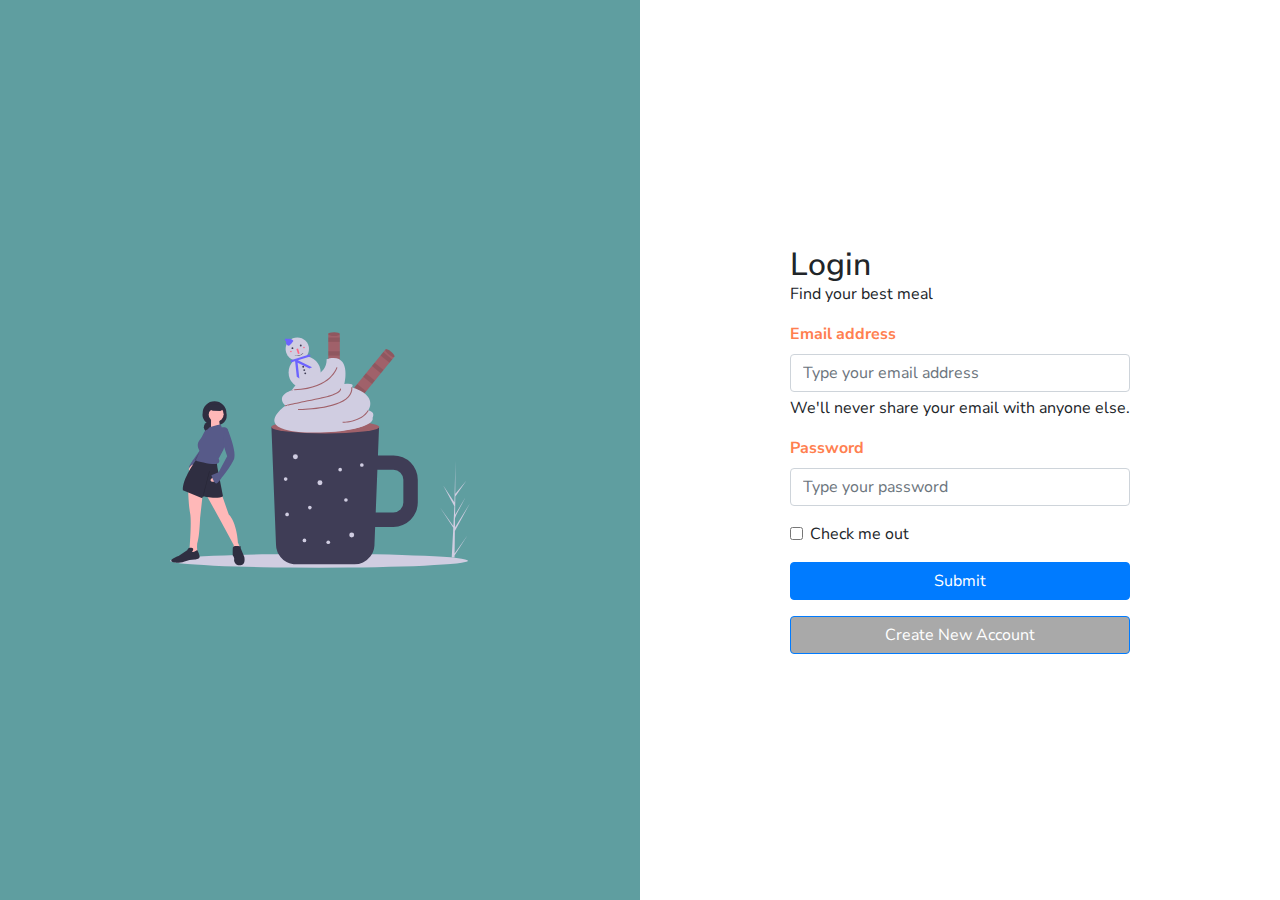
<file: login.html>
<!doctype html>
<html lang="en">
  <head>
    <!-- Required meta tags -->
    <meta charset="utf-8">
    <meta name="viewport" content="width=device-width, initial-scale=1, shrink-to-fit=no">

    <!-- Favicon -->
    <link rel="shortcut icon" href="[data-uri]">

    <!-- Google Font -->
    <link rel="preconnect" href="https://fonts.gstatic.com">
    <link href="https://fonts.googleapis.com/css2?family=Nunito+Sans:wght@200&display=swap" rel="stylesheet">   

    <!-- Bootstrap CSS -->
    <link rel="stylesheet" 
    href="https://stackpath.bootstrapcdn.com/bootstrap/4.4.1/css/bootstrap.min.css" integrity="sha384-Vkoo8x4CGsO3+Hhxv8T/Q5PaXtkKtu6ug5TOeNV6gBiFeWPGFN9MuhOf23Q9Ifjh" crossorigin="anonymous">
    <title>Login</title>

    <style>
        body{
            padding: 0;
            margin: 0;
            font-family: 'Nunito Sans';
            height: 100vh;
        }
        .bg-svg{
            background-color:cadetblue;
        }

        /* img.rounded-corners {
            border-radius: 30px;
        } */

        .form-label{
            font-weight: bold;
            font-size: medium;
            color:coral;
        }

        .btn-login{
            width: 100%;
        }

        .form-control{
            line-height: 2;
        }

        @media(max-width: 932px){
            .bg-svg{
                display: none !important;
            }
        }

        .btn-create{
            width: 100%;
            background-color: darkgray;
        }

        /** 
        Hover berguna untuk mengubah warna ketika cursor diarahkan ke button 
        **/
        /* .btn-login:hover{
            width: 100%;
            background-color:rgb(124, 124, 212);
        } */

    </style>

  </head>
  <body>

   
    <!-- fungsi row untuk membuat kolom berbentuk horizontal -->
    <!-- fungsi col berguna untuk membuat colom vertikal -->
    <div class="row m-0 h-100">
        <!-- Ngatur Gambar -->
        <div class="col p-0 d-flex justify-content-center align-items-center bg-svg">
            <img src="assets/img/login.svg" width="300px" height="300px">
        </div>

        <!-- Ngatur Form Login -->
        <div class="col p-0 d-flex justify-content-center align-items-center">
            <form >
                <h2>Login</h2>
                <p style="margin-top: -10px;">Find your best meal</p>
                <div class="mb-3">
                  <label for="exampleInputEmail1" class="form-label">Email address</label>
                  <input placeholder="Type your email address" type="email" class="form-control" id="exampleInputEmail1" aria-describedby="emailHelp">
                  <div id="emailHelp" class="form-text">We'll never share your email with anyone else.</div>
                </div>
                <div class="mb-3">
                  <label for="exampleInputPassword1" class="form-label">Password</label>
                  <input placeholder="Type your password" type="password" class="form-control" id="exampleInputPassword1">
                </div>
                <div class="mb-3 form-check">
                  <input type="checkbox" class="form-check-input" id="exampleCheck1">
                  <label class="form-check-label" for="exampleCheck1">Check me out</label>
                </div>
                <button type="Submit" class="btn btn-primary btn-login mb-3">Submit</button>
                
                <a href="register.html">
                <button type="button" class="btn btn-primary btn-create">Create New Account</button>
            </a>
            </form>
        </div>
    </div>

    <!-- Optional JavaScript -->
    <!-- jQuery first, then Popper.js, then Bootstrap JS -->
    <script src="https://code.jquery.com/jquery-3.4.1.slim.min.js" integrity="sha384-J6qa4849blE2+poT4WnyKhv5vZF5SrPo0iEjwBvKU7imGFAV0wwj1yYfoRSJoZ+n" crossorigin="anonymous"></script>
    <script src="https://cdn.jsdelivr.net/npm/popper.js@1.16.0/dist/umd/popper.min.js" integrity="sha384-Q6E9RHvbIyZFJoft+2mJbHaEWldlvI9IOYy5n3zV9zzTtmI3UksdQRVvoxMfooAo" crossorigin="anonymous"></script>
    <script src="https://stackpath.bootstrapcdn.com/bootstrap/4.4.1/js/bootstrap.min.js" integrity="sha384-wfSDF2E50Y2D1uUdj0O3uMBJnjuUD4Ih7YwaYd1iqfktj0Uod8GCExl3Og8ifwB6" crossorigin="anonymous"></script>
  </body>
</html>
</file>
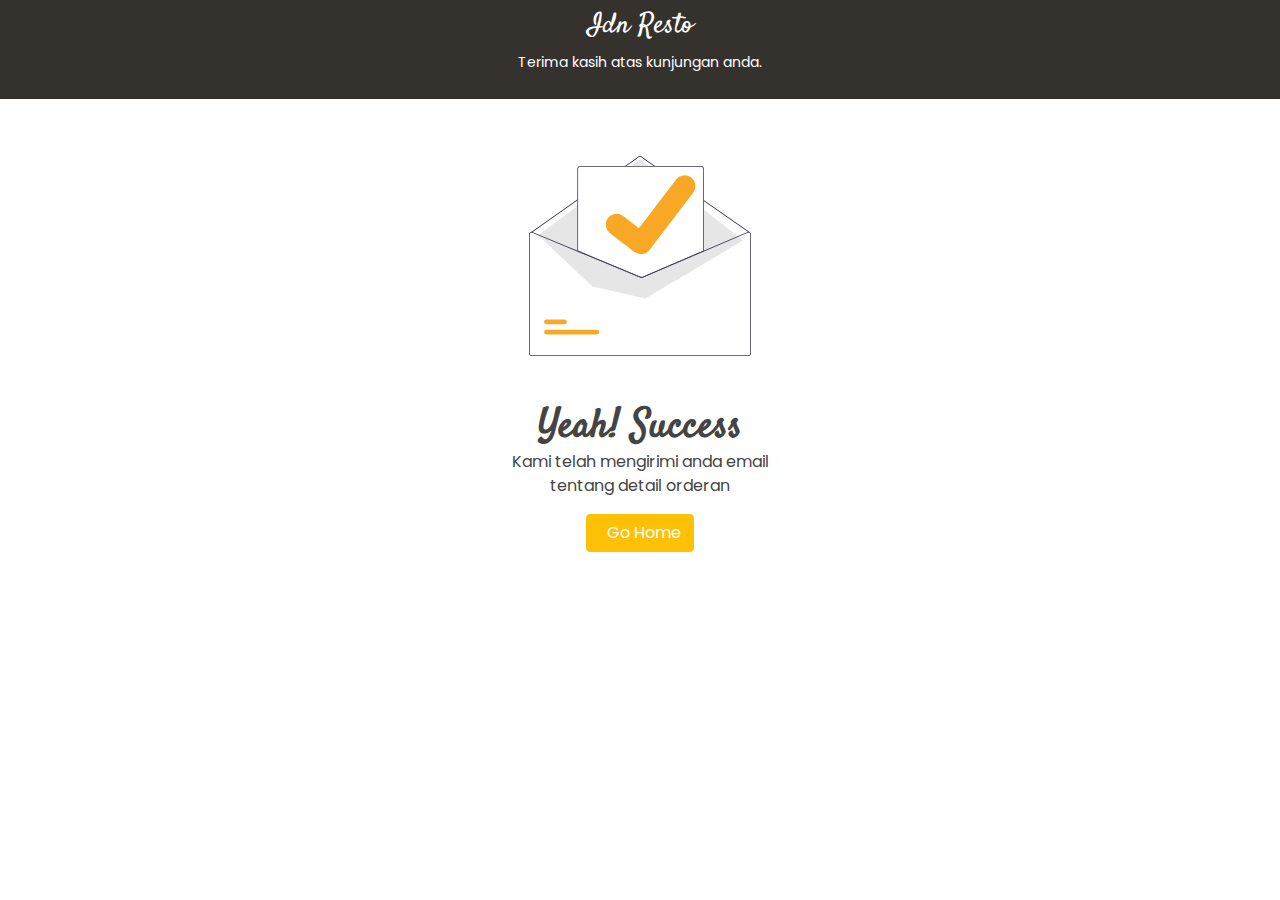
<file: success-order.html>
<!DOCTYPE html>
<html lang="en">

<head>
  <meta charset="utf-8">
  <meta content="width=device-width, initial-scale=1.0" name="viewport">

  <title>Detail</title>
  <meta content="" name="description">
  <meta content="" name="keywords">

  <!-- Favicons -->
  <link href="assets/img/favicon.png" rel="icon">
  <link href="assets/img/apple-touch-icon.png" rel="apple-touch-icon">

  <!-- Google Fonts -->
  <link href="https://fonts.googleapis.com/css?family=Poppins:300,300i,400,400i,600,600i,700,700i|Satisfy|Comic+Neue:300,300i,400,400i,700,700i" rel="stylesheet">

  <!-- Vendor CSS Files -->
  <link href="assets/vendor/animate.css/animate.min.css" rel="stylesheet">
  <link href="assets/vendor/bootstrap/css/bootstrap.min.css" rel="stylesheet">
  <link href="assets/vendor/bootstrap-icons/bootstrap-icons.css" rel="stylesheet">
  <link href="assets/vendor/boxicons/css/boxicons.min.css" rel="stylesheet">
  <link href="assets/vendor/glightbox/css/glightbox.min.css" rel="stylesheet">
  <link href="assets/vendor/swiper/swiper-bundle.min.css" rel="stylesheet">

  <!-- Template Main CSS File -->
  <link href="assets/css/style.css" rel="stylesheet">

  <!-- =======================================================
  * Template Name: Idn Resto - v4.0.1
  * Template URL: https://bootstrapmade.com/Idn Resto-free-restaurant-bootstrap-theme/
  * Author: BootstrapMade.com
  * License: https://bootstrapmade.com/license/
  ======================================================== -->
</head>

<body>


  <!-- ======= Header ======= -->
  <header id="header-order" class="fixed-top">
    <div class="container">
      <h3>Idn Resto</h3>
      <p>Terima kasih atas kunjungan anda.</p>
    </div>

  </header>
  <!-- End Header -->

  <main id="main" class="mt-5">
    <section class="inner-page">
      <div class="container">
        <div class="col text-center mt-5">
          <img src="assets/img/success-mail.svg" alt="" style="height: 200px;">
          <h1 style="font-weight: bold;" class="mt-5">Yeah! Success</h1>
          <p style="margin-top:-10px;" >Kami telah mengirimi anda email <br> tentang detail orderan</p>
          <a href="index.html" class="btn btn-warning far fa-home-alt" style="color: white;"> &nbsp; Go Home</a>
        </div>
      </div>
    </section>
  </main>

  

  <a href="#" class="back-to-top d-flex align-items-center justify-content-center"><i class="bi bi-arrow-up-short"></i></a>

  <!-- Vendor JS Files -->
  <script src="assets/vendor/bootstrap/js/bootstrap.bundle.min.js"></script>
  <script src="assets/vendor/glightbox/js/glightbox.min.js"></script>
  <script src="assets/vendor/isotope-layout/isotope.pkgd.min.js"></script>
  <script src="assets/vendor/php-email-form/validate.js"></script>
  <script src="assets/vendor/swiper/swiper-bundle.min.js"></script>
  <link rel="stylesheet" href="https://pro.fontawesome.com/releases/v5.10.0/css/all.css" integrity="sha384-AYmEC3Yw5cVb3ZcuHtOA93w35dYTsvhLPVnYs9eStHfGJvOvKxVfELGroGkvsg+p" crossorigin="anonymous"/>


  <!-- Template Main JS File -->
  <script src="assets/js/main.js"></script>

</body>

</html>
</file>
<file: assets/css/style.css>
/**
* Template Name: Delicious - v4.0.1
* Template URL: https://bootstrapmade.com/delicious-free-restaurant-bootstrap-theme/
* Author: BootstrapMade.com
* License: https://bootstrapmade.com/license/
*/

/*--------------------------------------------------------------
# General
--------------------------------------------------------------*/
body {
  font-family: "Poppins", sans-serif;
  color: #444444;
}

a {
  text-decoration: none;
  color: #ffb03b;
}

a:hover {
  color: #ffc56e;
  text-decoration: none;
}

h1, h2, h3, h4, h5, h6 {
  font-family: "Satisfy", sans-serif;
}

/*--------------------------------------------------------------
# Back to top button
--------------------------------------------------------------*/
.back-to-top {
  position: fixed;
  visibility: hidden;
  opacity: 0;
  right: 15px;
  bottom: 15px;
  z-index: 996;
  background: #ffb03b;
  width: 40px;
  height: 40px;
  border-radius: 50px;
  transition: all 0.4s;
}

.back-to-top i {
  font-size: 28px;
  color: #fff;
  line-height: 0;
}

.back-to-top:hover {
  background: #ffc064;
  color: #fff;
}

.back-to-top.active {
  visibility: visible;
  opacity: 1;
}

/*--------------------------------------------------------------
# Top Bar
--------------------------------------------------------------*/
#topbar {
  padding: 0;
  font-size: 15px;
  height: 50px;
  transition: all 0.5s;
  background: rgba(26, 24, 22, 0.8);
  z-index: 996;
  color: rgba(255, 255, 255, 0.7);
}

#topbar.topbar-transparent {
  background: transparent;
}

#topbar.topbar-scrolled {
  top: -50px;
}

#topbar i {
  color: #ffb03b;
  line-height: 0;
}

#topbar i span {
  color: #fff;
  font-style: normal;
  padding-left: 5px;
}

/*--------------------------------------------------------------
# Header
--------------------------------------------------------------*/
#header-order {
  background: #35322d;
  color: #fff;
  font-size: 14px;
  text-align: center;
  padding: 10px 0;
}

#header {
  top: 50px;
  height: 70px;
  transition: all 0.5s;
  padding: 10px 0;
  background: rgba(26, 24, 22, 0.85);
}


#header-detail {
  height: 70px;
  transition: all 0.5s;
  padding: 10px 0;
  background: rgba(26, 24, 22, 0.85);
}

#header.header-transparent {
  background: transparent;
}

#header.header-scrolled {
  top: 0;
  background: rgba(26, 24, 22, 0.85);
}

#header .logo h1 {
  font-size: 28px;
  margin: 0;
  line-height: 1;
  font-weight: 400;
  letter-spacing: 3px;
}

#header .logo h1 a, #header .logo h1 a:hover {
  color: #fff;
  text-decoration: none;
}

#header .logo img {
  padding: 0;
  margin: 0;
  max-height: 40px;
}

/*--------------------------------------------------------------
# Book a table button Menu
--------------------------------------------------------------*/
.login-btn {
  color: #fff;
  padding: 10px 20px;
  font-size: 17px;
  font-weight: 500;
  letter-spacing: 1px;
  transition: 0.3s;
  white-space: nowrap;
}

.book-a-table-btn {
  background: #ffb03b;
  color: #fff;
  border-radius: 50px;
  margin: 0 0 0 20px;
  padding: 10px 25px;
  font-size: 13px;
  font-weight: 500;
  letter-spacing: 1px;
  transition: 0.3s;
  white-space: nowrap;
}

.book-a-table-btn:hover {
  background: #ffa012;
  color: #fff;
}

@media (max-width: 992px) {
  .book-a-table-btn {
    margin: 0 15px 0 0;
    padding: 8px 20px;
    letter-spacing: 1px;
  }
}

/*--------------------------------------------------------------
# Navigation Menu
--------------------------------------------------------------*/
/**
* Desktop Navigation 
*/
.navbar {
  padding: 0;
}

.navbar ul {
  margin: 0;
  padding: 0;
  display: flex;
  list-style: none;
  align-items: center;
}

.navbar li {
  position: relative;
}

.navbar a {
  display: flex;
  align-items: center;
  justify-content: space-between;
  padding: 10px 0 10px 24px;
  font-size: 15px;
  font-weight: 500;
  color: white;
  white-space: nowrap;
  transition: 0.3s;
}

.navbar a i {
  font-size: 12px;
  line-height: 0;
  margin-left: 5px;
}

.navbar a:hover, .navbar .active, .navbar li:hover > a {
  color: #ffb03b;
}

.navbar .dropdown ul {
  display: block;
  position: absolute;
  left: 24px;
  top: calc(100% + 30px);
  margin: 0;
  padding: 10px 0;
  z-index: 99;
  opacity: 0;
  visibility: hidden;
  background: #fff;
  box-shadow: 0px 0px 30px rgba(127, 137, 161, 0.25);
  transition: 0.3s;
  border-radius: 4px;
}

.navbar .dropdown ul li {
  min-width: 200px;
}

.navbar .dropdown ul a {
  padding: 10px 20px;
  font-size: 14px;
  font-weight: 400;
  color: #433f39;
}

.navbar .dropdown ul a i {
  font-size: 12px;
}

.navbar .dropdown ul a:hover, .navbar .dropdown ul .active:hover, .navbar .dropdown ul li:hover > a {
  color: #ffb03b;
}

.navbar .dropdown:hover > ul {
  opacity: 1;
  top: 100%;
  visibility: visible;
}

.navbar .dropdown .dropdown ul {
  top: 0;
  left: calc(100% - 30px);
  visibility: hidden;
}

.navbar .dropdown .dropdown:hover > ul {
  opacity: 1;
  top: 0;
  left: 100%;
  visibility: visible;
}

@media (max-width: 1366px) {
  .navbar .dropdown .dropdown ul {
    left: -90%;
  }
  .navbar .dropdown .dropdown:hover > ul {
    left: -100%;
  }
}

/**
* Mobile Navigation 
*/
.mobile-nav-toggle {
  color: #fff;
  font-size: 28px;
  cursor: pointer;
  display: none;
  line-height: 0;
  transition: 0.5s;
}

@media (max-width: 991px) {
  .mobile-nav-toggle {
    display: block;
  }
  .navbar ul {
    display: none;
  }
}

.navbar-mobile {
  position: fixed;
  overflow: hidden;
  top: 0;
  right: 0;
  left: 0;
  bottom: 0;
  background: rgba(39, 37, 34, 0.9);
  transition: 0.3s;
  z-index: 0;
}

.navbar-mobile .mobile-nav-toggle {
  position: absolute;
  top: 15px;
  right: 15px;
}

.navbar-mobile ul {
  display: block;
  position: absolute;
  top: 55px;
  right: 15px;
  bottom: 15px;
  left: 15px;
  padding: 10px 0;
  border-radius: 8px;
  background-color: #fff;
  overflow-y: auto;
  transition: 0.3s;
}

.navbar-mobile a {
  padding: 10px 20px;
  font-size: 15px;
  color: #433f39;
}

.navbar-mobile a:hover, .navbar-mobile .active, .navbar-mobile li:hover > a {
  color: #ffb03b;
}

.navbar-mobile .getstarted {
  margin: 15px;
}

.navbar-mobile .dropdown ul {
  position: static;
  display: none;
  margin: 10px 20px;
  padding: 10px 0;
  z-index: 99;
  opacity: 1;
  visibility: visible;
  background: #fff;
  box-shadow: 0px 0px 30px rgba(127, 137, 161, 0.25);
}

.navbar-mobile .dropdown ul li {
  min-width: 200px;
}

.navbar-mobile .dropdown ul a {
  padding: 10px 20px;
}

.navbar-mobile .dropdown ul a i {
  font-size: 12px;
}

.navbar-mobile .dropdown ul a:hover, .navbar-mobile .dropdown ul .active:hover, .navbar-mobile .dropdown ul li:hover > a {
  color: #ffb03b;
}

.navbar-mobile .dropdown > .dropdown-active {
  display: block;
}

/*--------------------------------------------------------------
# Hero Section
--------------------------------------------------------------*/
#hero {
  width: 100%;
  height: 100vh;
  background-color: rgba(39, 37, 34, 0.8);
  overflow: hidden;
  padding: 0;
}

#hero .carousel-item {
  width: 100%;
  height: 100vh;
  background-size: cover;
  background-position: center;
  background-repeat: no-repeat;
}

#hero .carousel-item::before {
  content: '';
  background-color: rgba(12, 11, 10, 0.5);
  position: absolute;
  top: 0;
  right: 0;
  left: 0;
  bottom: 0;
}

#hero .carousel-container {
  display: flex;
  justify-content: center;
  align-items: center;
  position: absolute;
  bottom: 0;
  top: 0;
  left: 0;
  right: 0;
}

#hero .carousel-content {
  text-align: center;
}

#hero h2 {
  color: #fff;
  margin-bottom: 30px;
  font-size: 48px;
  font-weight: 700;
}

#hero h2 span {
  color: #ffb03b;
}

#hero p {
  width: 80%;
  -webkit-animation-delay: 0.4s;
  animation-delay: 0.4s;
  margin: 0 auto 30px auto;
  color: #fff;
}

#hero .carousel-inner .carousel-item {
  transition-property: opacity;
  background-position: center top;
}

#hero .carousel-inner .carousel-item,
#hero .carousel-inner .active.carousel-item-start,
#hero .carousel-inner .active.carousel-item-end {
  opacity: 0;
}

#hero .carousel-inner .active,
#hero .carousel-inner .carousel-item-next.carousel-item-start,
#hero .carousel-inner .carousel-item-prev.carousel-item-end {
  opacity: 1;
  transition: 0.5s;
}

#hero .carousel-inner .carousel-item-next,
#hero .carousel-inner .carousel-item-prev,
#hero .carousel-inner .active.carousel-item-start,
#hero .carousel-inner .active.carousel-item-end {
  left: 0;
  transform: translate3d(0, 0, 0);
}

#hero .carousel-control-next-icon, #hero .carousel-control-prev-icon {
  background: none;
  font-size: 30px;
  line-height: 0;
  width: auto;
  height: auto;
  background: rgba(255, 255, 255, 0.2);
  border-radius: 50px;
  transition: 0.3s;
  color: rgba(255, 255, 255, 0.5);
  width: 54px;
  height: 54px;
  display: flex;
  align-items: center;
  justify-content: center;
}

#hero .carousel-control-next-icon:hover, #hero .carousel-control-prev-icon:hover {
  background: rgba(255, 255, 255, 0.3);
  color: rgba(255, 255, 255, 0.8);
}

#hero .carousel-indicators li {
  cursor: pointer;
}

#hero .btn-menu, #hero .btn-book {
  font-weight: 600;
  font-size: 13px;
  letter-spacing: 1px;
  text-transform: uppercase;
  display: inline-block;
  padding: 12px 30px;
  border-radius: 50px;
  transition: 0.5s;
  line-height: 1;
  margin: 0 10px;
  -webkit-animation-delay: 0.8s;
  animation-delay: 0.8s;
  color: #fff;
  border: 2px solid #ffb03b;
}

#hero .btn-menu:hover, #hero .btn-book:hover {
  background: #ffb03b;
  color: #fff;
}

@media (max-width: 768px) {
  #hero h2 {
    font-size: 28px;
  }
}

@media (min-width: 1024px) {
  #hero p {
    width: 50%;
  }
  #hero .carousel-control-prev, #hero .carousel-control-next {
    width: 5%;
  }
}

/*--------------------------------------------------------------
# Sections General
--------------------------------------------------------------*/
section {
  padding: 60px 0;
}

.section-bg {
  background-color: white;
}

.section-title {
  text-align: center;
  padding-bottom: 30px;
}

.section-title h2 {
  margin: 15px 0 0 0;
  font-size: 32px;
  font-weight: 700;
  color: #5f5950;
}

.section-title h2 span {
  color: #ffb03b;
}

.section-title p {
  margin: 15px auto 0 auto;
  font-weight: 300;
}

@media (min-width: 1024px) {
  .section-title p {
    width: 50%;
  }
}

/*--------------------------------------------------------------
# Breadcrumbs
--------------------------------------------------------------*/

.breadcrumbs {
  padding: 20px 0;
  background-color: #f2f1ef;
  min-height: 40px;
  margin-top: 72px;
}

@media (max-width: 992px) {
  .breadcrumbs {
    margin-top: 70px;
  }
}

.breadcrumbs h2 {
  font-size: 24px;
  font-weight: 300;
  margin: 0;
}

@media (max-width: 992px) {
  .breadcrumbs h2 {
    margin: 0 0 10px 0;
  }
}

.breadcrumbs ol {
  display: flex;
  flex-wrap: wrap;
  list-style: none;
  padding: 0;
  margin: 0;
  font-size: 14px;
}

.breadcrumbs ol li + li {
  padding-left: 10px;
}

.breadcrumbs ol li + li::before {
  display: inline-block;
  padding-right: 10px;
  color: #6c757d;
  content: "/";
}

@media (max-width: 768px) {
  .breadcrumbs .d-flex {
    display: block !important;
  }
  .breadcrumbs ol {
    display: block;
  }
  .breadcrumbs ol li {
    display: inline-block;
  }
}

/*--------------------------------------------------------------
# About
--------------------------------------------------------------*/
.about {
  background: #fffaf3;
}

.about .content {
  padding: 0 80px;
}

.about .content h3 {
  font-weight: 400;
  font-size: 34px;
  color: #5f5950;
}

.about .content h4 {
  font-size: 20px;
  font-weight: 700;
  margin-top: 5px;
}

.about .content p {
  font-size: 15px;
  color: #848484;
}

.about .content ul {
  list-style: none;
  padding: 0;
}

.about .content ul li + li {
  margin-top: 15px;
}

.about .content ul li {
  position: relative;
  padding-left: 26px;
}

.about .content ul i {
  font-size: 20px;
  color: #ffb03b;
  position: absolute;
  left: 0;
  top: 2px;
}

.about .content p:last-child {
  margin-bottom: 0;
}

.about .video-box {
  background-size: cover;
  background-repeat: no-repeat;
  background-position: center center;
  min-height: 400px;
  position: relative;
}

.about .play-btn {
  width: 94px;
  height: 94px;
  background: radial-gradient(#ffb03b 50%, rgba(255, 176, 59, 0.4) 52%);
  border-radius: 50%;
  display: block;
  position: absolute;
  left: calc(50% - 47px);
  top: calc(50% - 47px);
  overflow: hidden;
}

.about .play-btn::after {
  content: '';
  position: absolute;
  left: 50%;
  top: 50%;
  transform: translateX(-40%) translateY(-50%);
  width: 0;
  height: 0;
  border-top: 10px solid transparent;
  border-bottom: 10px solid transparent;
  border-left: 15px solid #fff;
  z-index: 100;
  transition: all 400ms cubic-bezier(0.55, 0.055, 0.675, 0.19);
}

.about .play-btn::before {
  content: '';
  position: absolute;
  width: 120px;
  height: 120px;
  -webkit-animation-delay: 0s;
  animation-delay: 0s;
  -webkit-animation: pulsate-btn 2s;
  animation: pulsate-btn 2s;
  -webkit-animation-direction: forwards;
  animation-direction: forwards;
  -webkit-animation-iteration-count: infinite;
  animation-iteration-count: infinite;
  -webkit-animation-timing-function: steps;
  animation-timing-function: steps;
  opacity: 1;
  border-radius: 50%;
  border: 5px solid rgba(255, 176, 59, 0.7);
  top: -15%;
  left: -15%;
  background: rgba(198, 16, 0, 0);
}

.about .play-btn:hover::after {
  border-left: 15px solid #ffb03b;
  transform: scale(20);
}

.about .play-btn:hover::before {
  content: '';
  position: absolute;
  left: 50%;
  top: 50%;
  transform: translateX(-40%) translateY(-50%);
  width: 0;
  height: 0;
  border: none;
  border-top: 10px solid transparent;
  border-bottom: 10px solid transparent;
  border-left: 15px solid #fff;
  z-index: 200;
  -webkit-animation: none;
  animation: none;
  border-radius: 0;
}

@media (max-width: 1024px) {
  .about .content, .about .accordion-list {
    padding-left: 0;
    padding-right: 0;
  }
}

@media (max-width: 992px) {
  .about .content {
    padding-top: 30px;
  }
  .about .accordion-list {
    padding-bottom: 30px;
  }
}

@-webkit-keyframes pulsate-btn {
  0% {
    transform: scale(0.6, 0.6);
    opacity: 1;
  }
  100% {
    transform: scale(1, 1);
    opacity: 0;
  }
}

@keyframes pulsate-btn {
  0% {
    transform: scale(0.6, 0.6);
    opacity: 1;
  }
  100% {
    transform: scale(1, 1);
    opacity: 0;
  }
}

/*--------------------------------------------------------------
# Whu Us
--------------------------------------------------------------*/
.why-us .box {
  padding: 50px 30px;
  box-shadow: 0px 2px 15px rgba(0, 0, 0, 0.1);
  transition: all ease-in-out 0.3s;
  height: 100%;
}

.why-us .box span {
  display: block;
  font-size: 28px;
  font-weight: 700;
  color: #ffcf88;
}

.why-us .box h4 {
  font-size: 24px;
  font-weight: 600;
  padding: 0;
  margin: 20px 0;
  color: #6c665c;
}

.why-us .box p {
  color: #aaaaaa;
  font-size: 15px;
  margin: 0;
  padding: 0;
}

.why-us .box:hover {
  background: #ffb03b;
  padding: 30px 30px 70px 30px;
  box-shadow: 10px 15px 30px rgba(0, 0, 0, 0.18);
}

.why-us .box:hover span, .why-us .box:hover h4, .why-us .box:hover p {
  color: #fff;
}

/*--------------------------------------------------------------
# Menu Section
--------------------------------------------------------------*/
.menu #menu-flters {
  padding: 0;
  margin: 0 auto 0 auto;
  list-style: none;
  text-align: center;
  border-radius: 50px;
}

.menu #menu-flters li {
  cursor: pointer;
  display: inline-block;
  padding: 8px 16px 10px 16px;
  font-size: 14px;
  font-weight: 500;
  line-height: 1;
  color: #444444;
  margin: 0 3px 10px 3px;
  transition: all ease-in-out 0.3s;
  background: #fff;
  border: 2px solid #ffb03b;
  border-radius: 50px;
}

.menu #menu-flters li:hover, .menu #menu-flters li.filter-active {
  color: #fff;
  background: #ffb03b;
}

.menu #menu-flters li:last-child {
  margin-right: 0;
}

.menu .menu-content {
  margin-top: 30px;
  overflow: hidden;
  display: flex;
  justify-content: space-between;
  position: relative;
}

.menu .menu-content::after {
  content: "......................................................................"
 "...................................................................."
 "....................................................................";
  position: absolute;
  left: 20px;
  right: 0;
  top: -4px;
  z-index: 1;
  color: #dad8d4;
  font-family: Arial, "Helvetica Neue", Helvetica, sans-serif;
}

.menu .menu-content a {
  padding-right: 10px;
  background: #fff;
  position: relative;
  z-index: 3;
  font-weight: 700;
  color: #ff9b08;
}

.menu .menu-content span {
  background: #fff;
  position: relative;
  z-index: 3;
  padding: 0 10px;
  font-weight: 600;
}

.menu .menu-ingredients {
  font-style: italic;
  font-size: 14px;
  font-family: "Comic Neue", sans-serif;
  color: #948c81;
}

/*--------------------------------------------------------------
# Specials
--------------------------------------------------------------*/
.specials {
  overflow: hidden;
}

.specials .nav-tabs {
  border: 0;
}

.specials .nav-link {
  border: 0;
  padding: 12px 15px 12px 0;
  transition: 0.3s;
  color: #433f39;
  border-radius: 0;
  border-right: 2px solid #e8e7e4;
  font-weight: 600;
  font-size: 15px;
}

.specials .nav-link:hover {
  color: #ffb03b;
}

.specials .nav-link.active {
  color: #ffb03b;
  border-color: #ffb03b;
}

.specials .tab-pane.active {
  -webkit-animation: fadeIn 0.5s ease-out;
  animation: fadeIn 0.5s ease-out;
}

.specials .details h3 {
  font-size: 26px;
  font-weight: 600;
  margin-bottom: 20px;
  color: #433f39;
}

.specials .details p {
  color: #777777;
}

.specials .details p:last-child {
  margin-bottom: 0;
}

@media (max-width: 992px) {
  .specials .nav-link {
    border: 0;
    padding: 15px;
  }
  .specials .nav-link.active {
    color: #fff;
    background: #ffb03b;
  }
}

/*--------------------------------------------------------------
# Events
--------------------------------------------------------------*/
.events {
  background: url(../img/events-bg.jpg) center center no-repeat;
  background-size: cover;
  position: relative;
}

.events::before {
  content: '';
  background-color: rgba(12, 11, 10, 0.8);
  position: absolute;
  top: 0;
  right: 0;
  left: 0;
  bottom: 0;
}

.events .section-title h2 {
  color: #fff;
}

.events .container {
  position: relative;
}

@media (min-width: 1024px) {
  .events {
    background-attachment: fixed;
  }
}

.events .events-carousel {
  background: rgba(255, 255, 255, 0.08);
  padding: 30px;
}

.events .event-item {
  color: #fff;
}

.events .event-item h3 {
  font-weight: 600;
  font-size: 26px;
  color: #ffb03b;
}

.events .event-item .price {
  font-size: 26px;
  font-family: "Poppins", sans-serif;
  font-weight: 700;
  margin-bottom: 15px;
}

.events .event-item .price span {
  border-bottom: 2px solid #ffb03b;
}

.events .event-item ul {
  list-style: none;
  padding: 0;
}

.events .event-item ul li {
  padding-bottom: 10px;
}

.events .event-item ul i {
  font-size: 20px;
  padding-right: 4px;
  color: #ffb03b;
}

.events .event-item p:last-child {
  margin-bottom: 0;
}

.events .swiper-pagination {
  margin-top: 20px;
  position: relative;
}

.events .swiper-pagination .swiper-pagination-bullet {
  width: 12px;
  height: 12px;
  background-color: rgba(255, 255, 255, 0.5);
  opacity: 1;
}

.events .swiper-pagination .swiper-pagination-bullet-active {
  background-color: #ffb03b;
}

/*--------------------------------------------------------------
# Book A Table
--------------------------------------------------------------*/
.book-a-table .php-email-form {
  width: 100%;
  box-shadow: 0 0 24px 0 rgba(0, 0, 0, 0.12);
  padding: 30px;
  background: #fff;
}

.book-a-table .php-email-form .form-group {
  padding-bottom: 8px;
}

.book-a-table .php-email-form .validate {
  display: none;
  color: red;
  margin: 0 0 15px 0;
  font-weight: 400;
  font-size: 13px;
}

.book-a-table .php-email-form .error-message {
  display: none;
  color: #fff;
  background: #ed3c0d;
  text-align: left;
  padding: 15px;
  font-weight: 600;
}

.book-a-table .php-email-form .error-message br + br {
  margin-top: 25px;
}

.book-a-table .php-email-form .sent-message {
  display: none;
  color: #fff;
  background: #18d26e;
  text-align: center;
  padding: 15px;
  font-weight: 600;
}

.book-a-table .php-email-form .loading {
  display: none;
  background: #fff;
  text-align: center;
  padding: 15px;
}

.book-a-table .php-email-form .loading:before {
  content: "";
  display: inline-block;
  border-radius: 50%;
  width: 24px;
  height: 24px;
  margin: 0 10px -6px 0;
  border: 3px solid #18d26e;
  border-top-color: #eee;
  -webkit-animation: animate-loading 1s linear infinite;
  animation: animate-loading 1s linear infinite;
}

.book-a-table .php-email-form input, .book-a-table .php-email-form textarea {
  border-radius: 0;
  box-shadow: none;
  font-size: 14px;
}

.book-a-table .php-email-form input {
  height: 44px;
}

.book-a-table .php-email-form textarea {
  padding: 10px 12px;
}

.book-a-table .php-email-form button[type="submit"] {
  background: #ffb03b;
  border: 0;
  padding: 10px 24px;
  color: #fff;
  transition: 0.4s;
  border-radius: 50px;
}

.book-a-table .php-email-form button[type="submit"]:hover {
  background: #ffa012;
}

/*--------------------------------------------------------------
# Gallery
--------------------------------------------------------------*/
.gallery {
  padding-bottom: 0;
}

.gallery .gallery-item {
  overflow: hidden;
  border-right: 3px solid #fff;
  border-bottom: 3px solid #fff;
}

.gallery .gallery-item img {
  transition: all ease-in-out 0.4s;
}

.gallery .gallery-item:hover img {
  transform: scale(1.1);
}

/*--------------------------------------------------------------
# Chefs
--------------------------------------------------------------*/
.chefs {
  background: url("../img/chefs-bg.jpg") center center no-repeat;
  background-size: cover;
  padding: 60px 0;
  position: relative;
}

.chefs::before {
  content: '';
  position: absolute;
  left: 0;
  right: 0;
  top: 0;
  bottom: 0;
  background: rgba(255, 255, 255, 0.8);
  z-index: 9;
}

.chefs .container {
  position: relative;
  z-index: 10;
}

.chefs .member {
  text-align: center;
  margin-bottom: 80px;
  position: relative;
}

.chefs .member .pic {
  overflow: hidden;
}

.chefs .member .member-info {
  position: absolute;
  bottom: -80px;
  left: 20px;
  right: 20px;
  background: #fff;
  padding: 20px 0;
  color: #433f39;
  box-shadow: 0px 2px 15px rgba(0, 0, 0, 0.1);
  overflow: hidden;
  transition: max-height 0.5s ease-in-out;
}

.chefs .member h4 {
  font-weight: 500;
  margin-bottom: 10px;
  font-size: 16px;
  color: #6c665c;
  position: relative;
  padding-bottom: 10px;
  font-family: "Poppins", sans-serif;
}

.chefs .member h4::after {
  content: '';
  position: absolute;
  display: block;
  width: 50px;
  height: 1px;
  background: #ffcf88;
  bottom: 0;
  left: calc(50% - 25px);
}

.chefs .member span {
  font-style: italic;
  display: block;
  font-size: 13px;
}

.chefs .member .social {
  margin-top: 15px;
}

.chefs .member .social a {
  transition: color 0.3s;
  color: #7a7368;
}

.chefs .member .social a:hover {
  color: #ffb03b;
}

.chefs .member .social i {
  font-size: 16px;
  margin: 0 2px;
}

@media (max-width: 992px) {
  .chefs .member {
    margin-bottom: 110px;
  }
}

@media (min-width: 1024px) {
  .chefs {
    background-attachment: fixed;
  }
}

/*--------------------------------------------------------------
# Testimonials
--------------------------------------------------------------*/
.testimonials {
  padding: 80px 0;
  background: url("../img/testimonials-bg.jpg") no-repeat;
  background-position: center center;
  background-size: cover;
  position: relative;
}

.testimonials::before {
  content: "";
  position: absolute;
  left: 0;
  right: 0;
  top: 0;
  bottom: 0;
  background: rgba(12, 11, 10, 0.7);
}

.testimonials .section-header {
  margin-bottom: 40px;
}

.testimonials .testimonial-item {
  text-align: center;
  color: #fff;
}

.testimonials .testimonial-item .testimonial-img {
  width: 100px;
  border-radius: 50%;
  border: 6px solid rgba(255, 255, 255, 0.15);
  margin: 0 auto;
}

.testimonials .testimonial-item h3 {
  font-size: 20px;
  font-weight: bold;
  margin: 10px 0 5px 0;
  color: #fff;
  font-family: "Poppins", sans-serif;
}

.testimonials .testimonial-item h4 {
  font-size: 14px;
  color: #ddd;
  margin: 0 0 15px 0;
  font-family: "Comic Neue", sans-serif;
}

.testimonials .testimonial-item .stars {
  color: #ffb03b;
  margin-bottom: 10px;
}

.testimonials .testimonial-item .quote-icon-left, .testimonials .testimonial-item .quote-icon-right {
  color: rgba(255, 255, 255, 0.4);
  font-size: 26px;
}

.testimonials .testimonial-item .quote-icon-left {
  display: inline-block;
  left: -5px;
  position: relative;
}

.testimonials .testimonial-item .quote-icon-right {
  display: inline-block;
  right: -5px;
  position: relative;
  top: 10px;
}

.testimonials .testimonial-item p {
  font-style: italic;
  margin: 0 auto 15px auto;
  color: #eee;
}

.testimonials .swiper-pagination {
  margin-top: 20px;
  position: relative;
}

.testimonials .swiper-pagination .swiper-pagination-bullet {
  width: 12px;
  height: 12px;
  background-color: rgba(255, 255, 255, 0.5);
  opacity: 1;
}

.testimonials .swiper-pagination .swiper-pagination-bullet-active {
  background-color: #ffb03b;
}

@media (min-width: 992px) {
  .testimonials .testimonial-item p {
    width: 80%;
  }
}

/*--------------------------------------------------------------
# Contact
--------------------------------------------------------------*/
.contact .info-wrap {
  box-shadow: 0px 2px 15px rgba(0, 0, 0, 0.1);
  padding: 30px;
}

.contact .info {
  background: #fff;
}

.contact .info i {
  font-size: 20px;
  color: #ffb03b;
  float: left;
  width: 44px;
  height: 44px;
  background: #fff6e8;
  display: flex;
  justify-content: center;
  align-items: center;
  border-radius: 50px;
  transition: all 0.3s ease-in-out;
}

.contact .info h4 {
  padding: 0 0 0 60px;
  font-size: 18px;
  font-weight: 600;
  margin-bottom: 5px;
  color: #433f39;
  font-family: "Poppins", sans-serif;
}

.contact .info p {
  padding: 0 0 0 60px;
  margin-bottom: 0;
  font-size: 14px;
  color: #7a7368;
}

.contact .info:hover i {
  background: #ffb03b;
  color: #fff;
}

.contact .php-email-form {
  width: 100%;
  box-shadow: 0 0 24px 0 rgba(0, 0, 0, 0.12);
  padding: 30px;
  background: #fff;
}

.contact .php-email-form .form-group {
  padding-bottom: 8px;
}

.contact .php-email-form .error-message {
  display: none;
  color: #fff;
  background: #ed3c0d;
  text-align: center;
  padding: 15px;
  font-weight: 600;
}

.contact .php-email-form .sent-message {
  display: none;
  color: #fff;
  background: #18d26e;
  text-align: center;
  padding: 15px;
  font-weight: 600;
}

.contact .php-email-form .loading {
  display: none;
  background: #fff;
  text-align: center;
  padding: 15px;
}

.contact .php-email-form .loading:before {
  content: "";
  display: inline-block;
  border-radius: 50%;
  width: 24px;
  height: 24px;
  margin: 0 10px -6px 0;
  border: 3px solid #18d26e;
  border-top-color: #eee;
  -webkit-animation: animate-loading 1s linear infinite;
  animation: animate-loading 1s linear infinite;
}

.contact .php-email-form input, .contact .php-email-form textarea {
  border-radius: 0;
  box-shadow: none;
  font-size: 14px;
}

.contact .php-email-form input {
  height: 44px;
}

.contact .php-email-form textarea {
  padding: 10px 12px;
}

.contact .php-email-form button[type="submit"] {
  background: #ffb03b;
  border: 0;
  padding: 10px 24px;
  color: #fff;
  transition: 0.4s;
  border-radius: 50px;
}

.contact .php-email-form button[type="submit"]:hover {
  background: #ffa012;
}

@-webkit-keyframes animate-loading {
  0% {
    transform: rotate(0deg);
  }
  100% {
    transform: rotate(360deg);
  }
}

@keyframes animate-loading {
  0% {
    transform: rotate(0deg);
  }
  100% {
    transform: rotate(360deg);
  }
}

/*--------------------------------------------------------------
# Footer
--------------------------------------------------------------*/
#footer {
  background: #35322d;
  color: #fff;
  font-size: 14px;
  text-align: center;
  padding: 30px 0;
}

#footer h3 {
  font-size: 36px;
  font-weight: 700;
  color: #ffb03b;
  position: relative;
  padding: 0;
  margin: 0 0 15px 0;
}

#footer p {
  font-size: 15;
  font-style: italic;
  padding: 0;
  margin: 0 0 40px 0;
}

#footer .social-links {
  margin: 0 0 40px 0;
}

#footer .social-links a {
  font-size: 18px;
  display: inline-block;
  background: #46423b;
  color: #fff;
  line-height: 1;
  padding: 8px 0;
  margin-right: 4px;
  border-radius: 50%;
  text-align: center;
  width: 36px;
  height: 36px;
  transition: 0.3s;
}

#footer .social-links a:hover {
  background: #ffb03b;
}

#footer .copyright {
  margin: 0 0 5px 0;
}

#footer .credits {
  font-size: 13px;
}

.card-detail {
  padding: 30px;
}

.bahan {
  font-size: 20px;
  font-weight: bold;
  margin-top: 20px;
}
.bayangan:hover {
  background-color: rgb(228, 228, 228);
}
</file>
